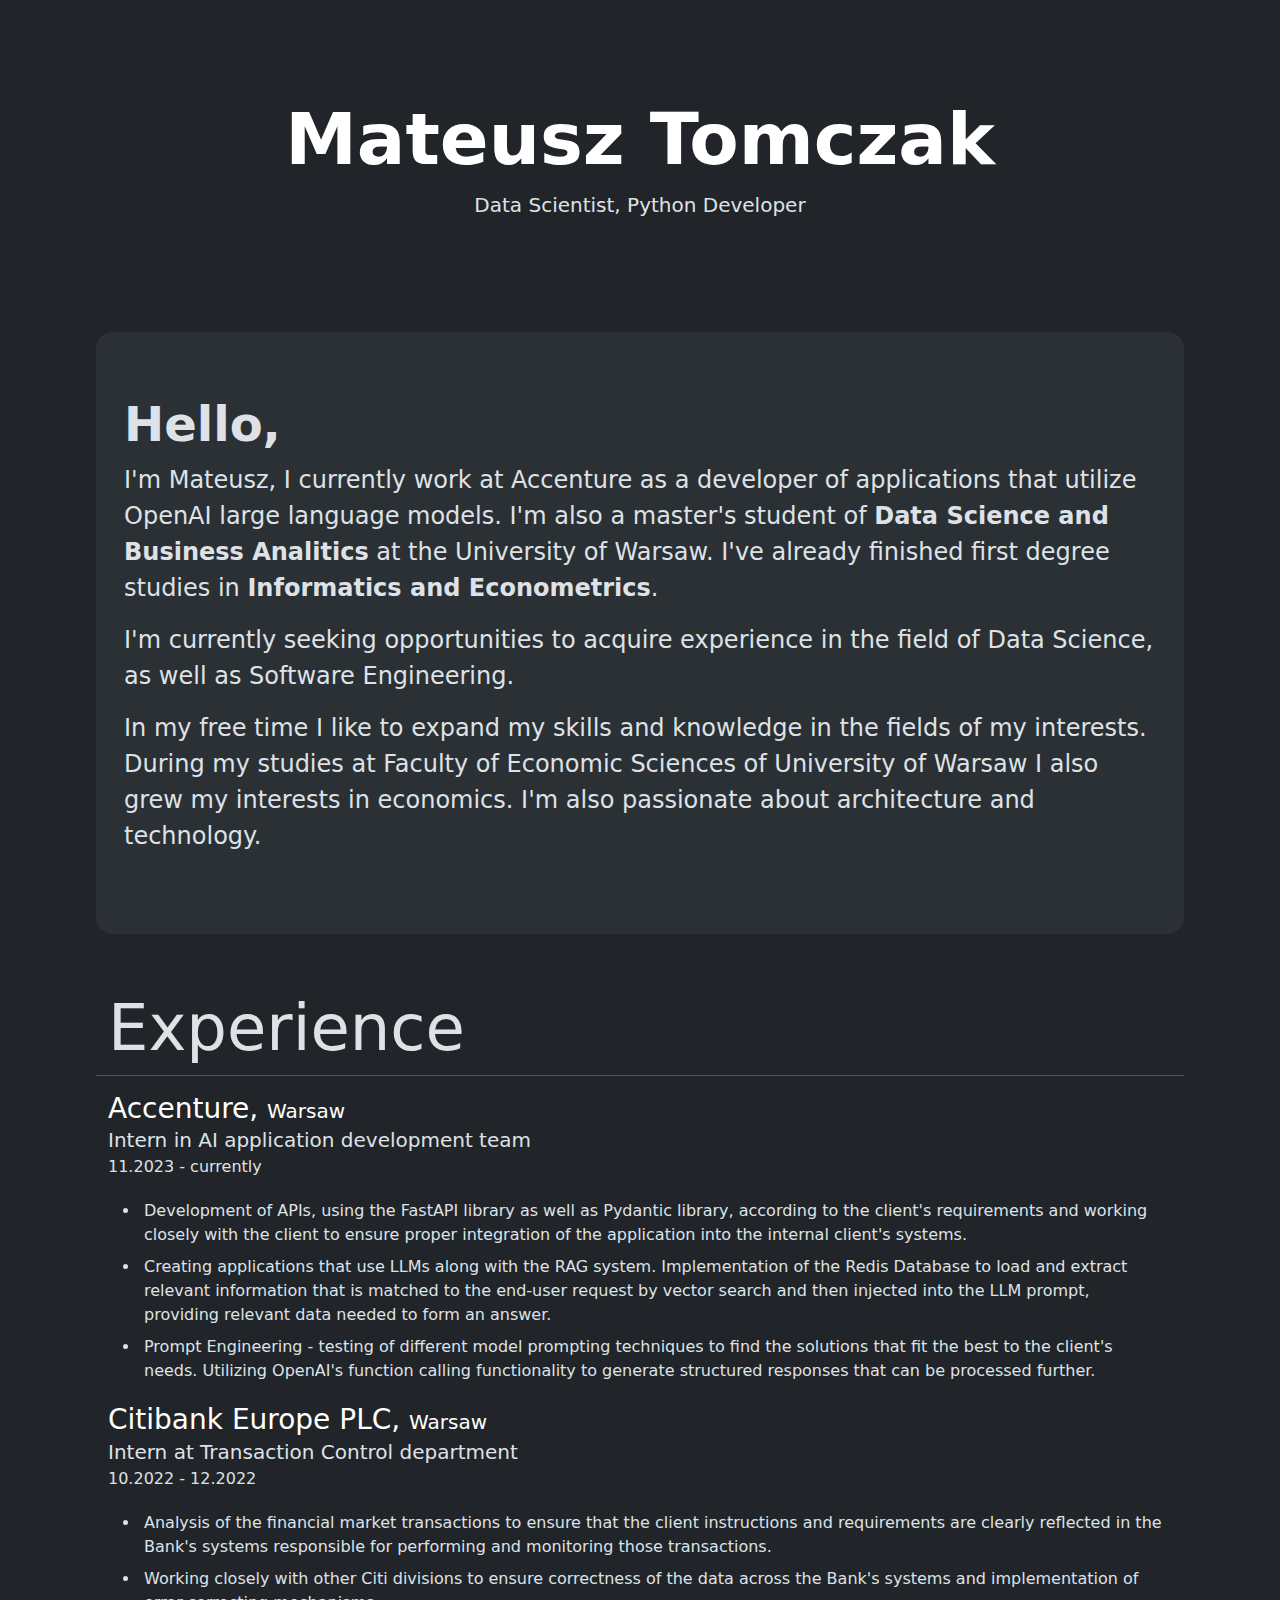
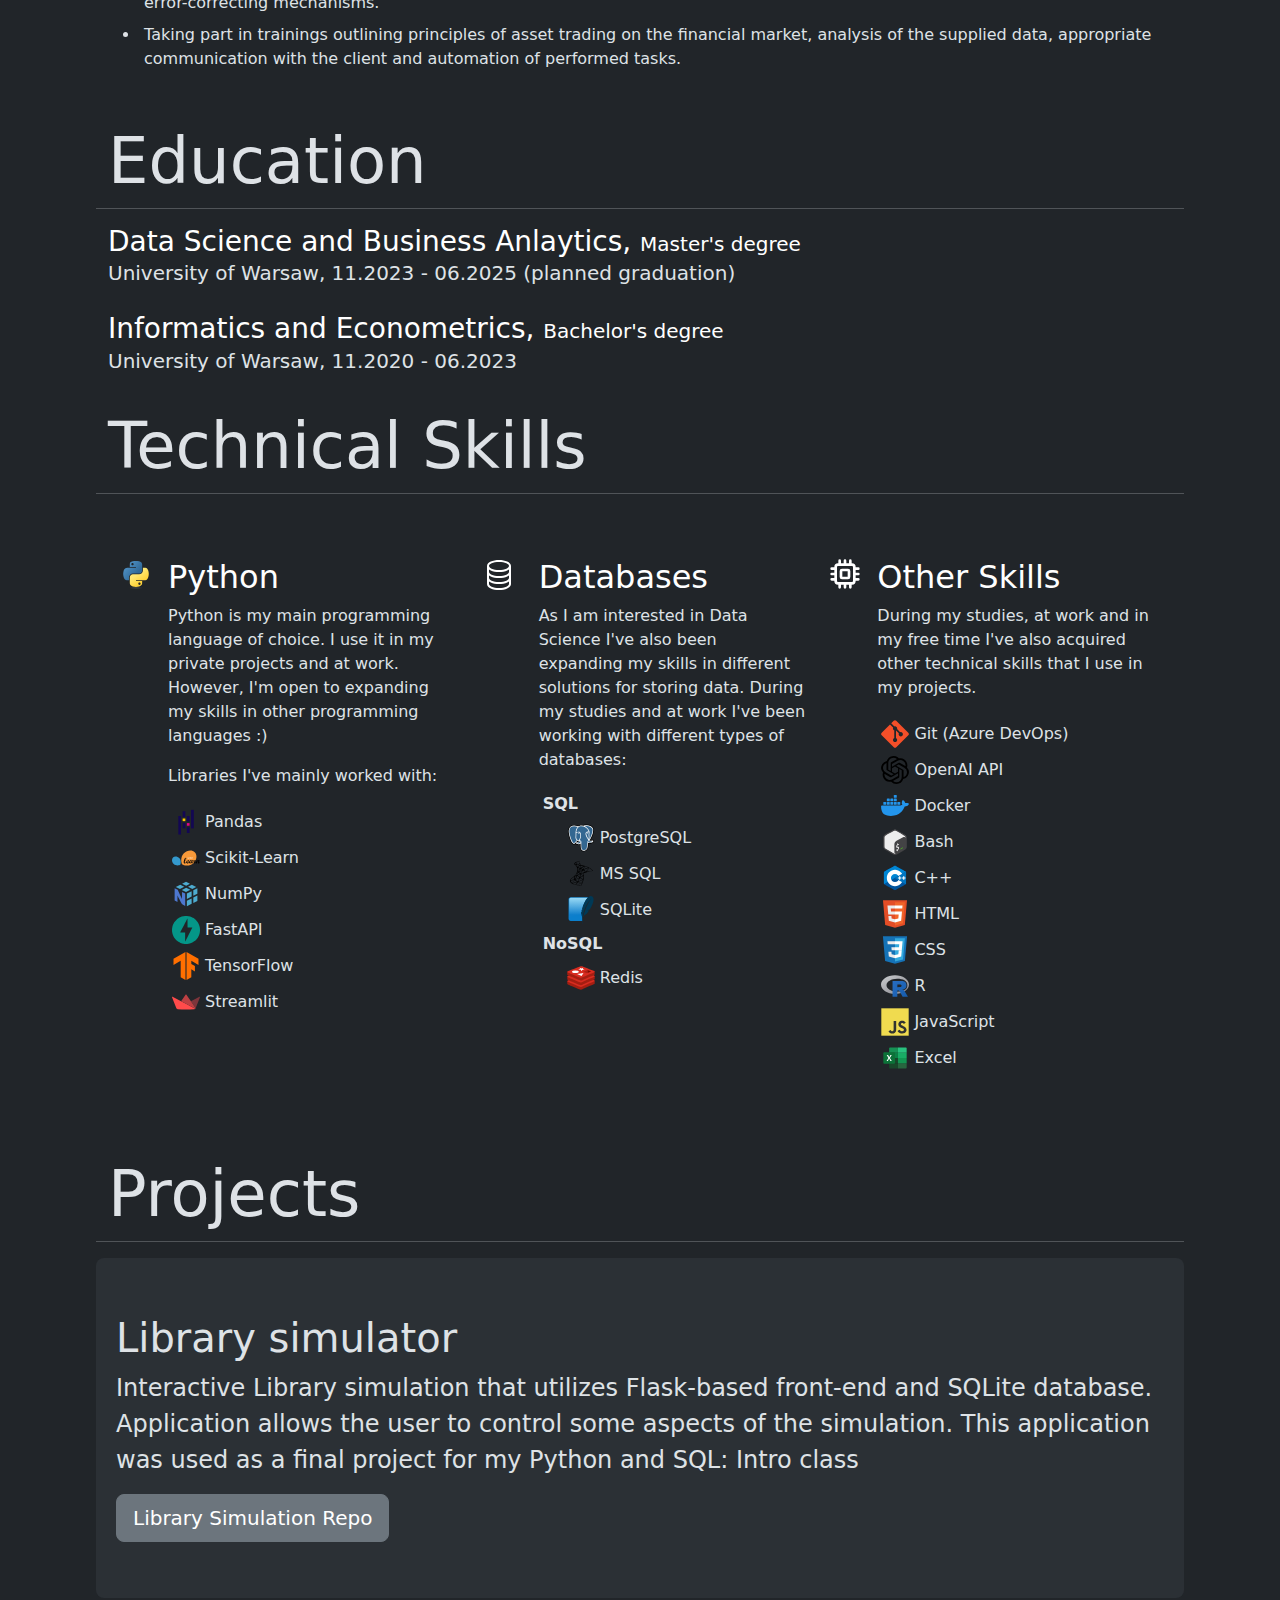
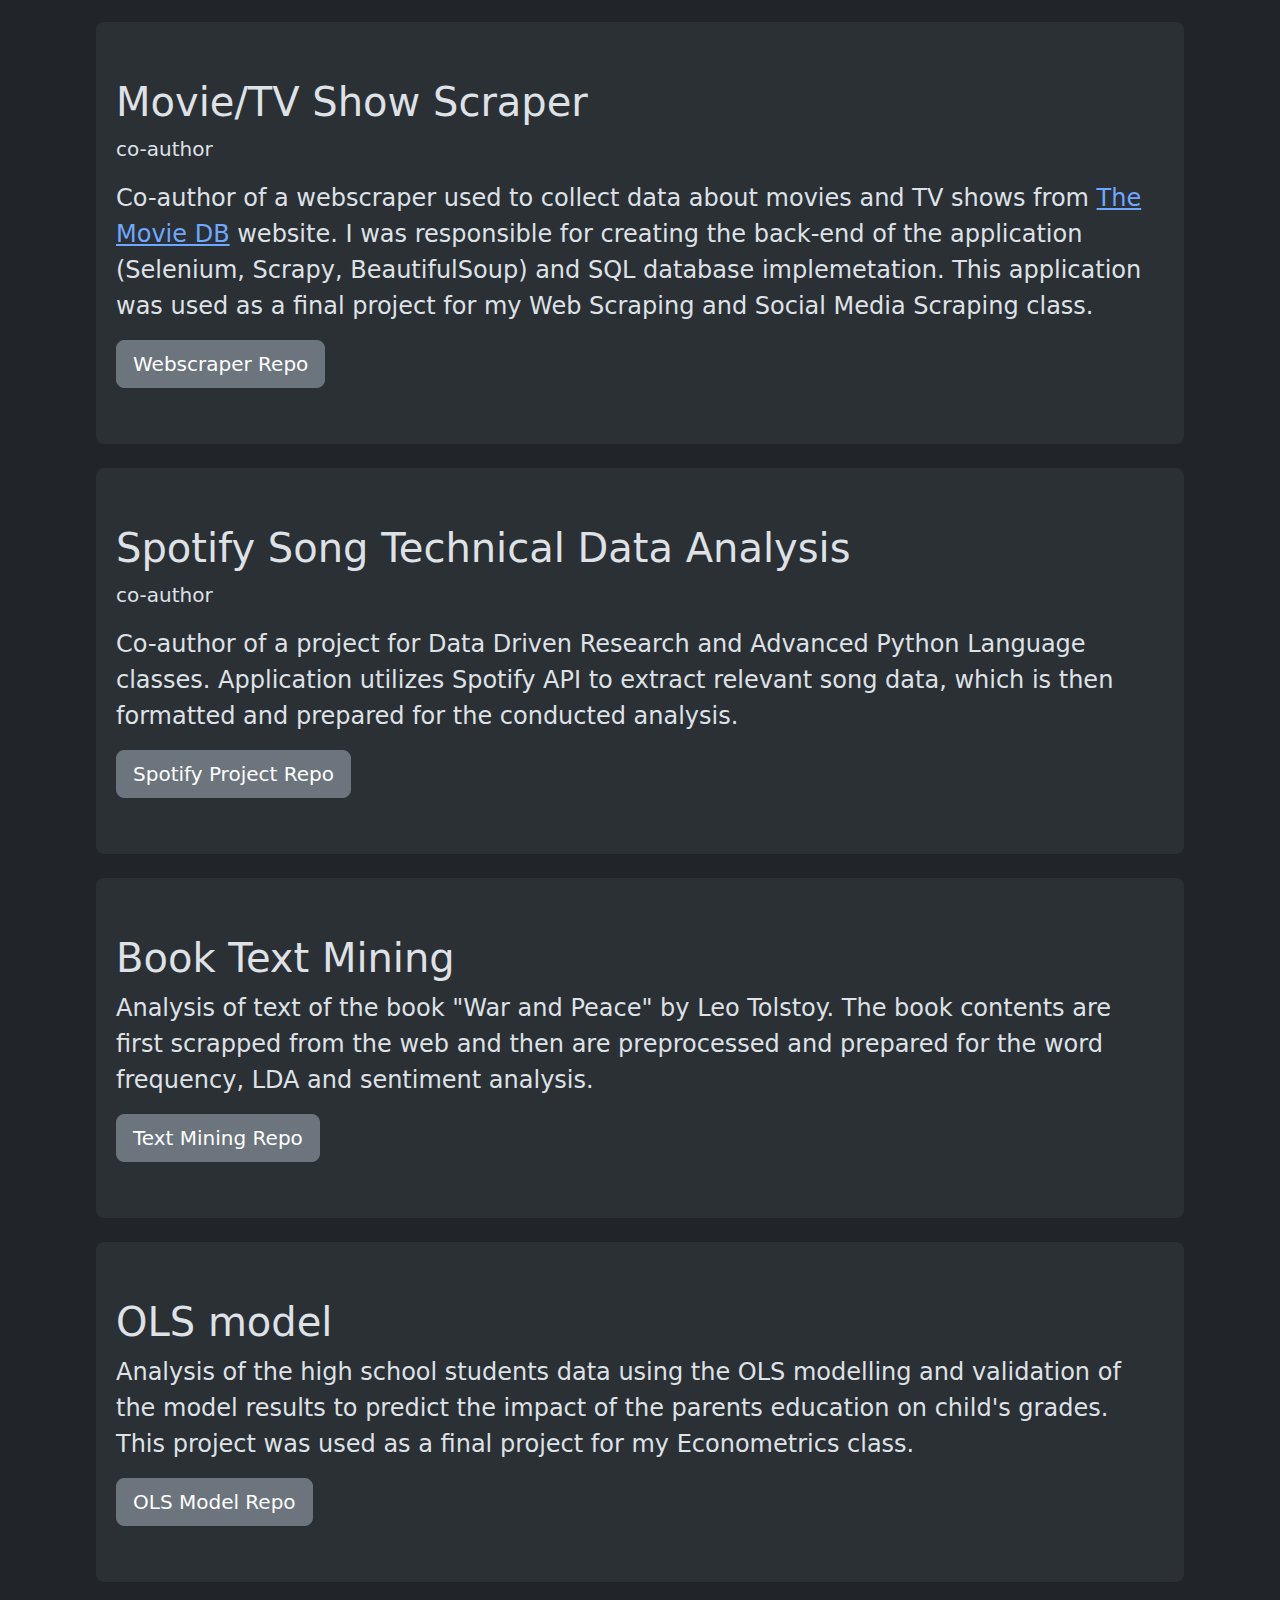
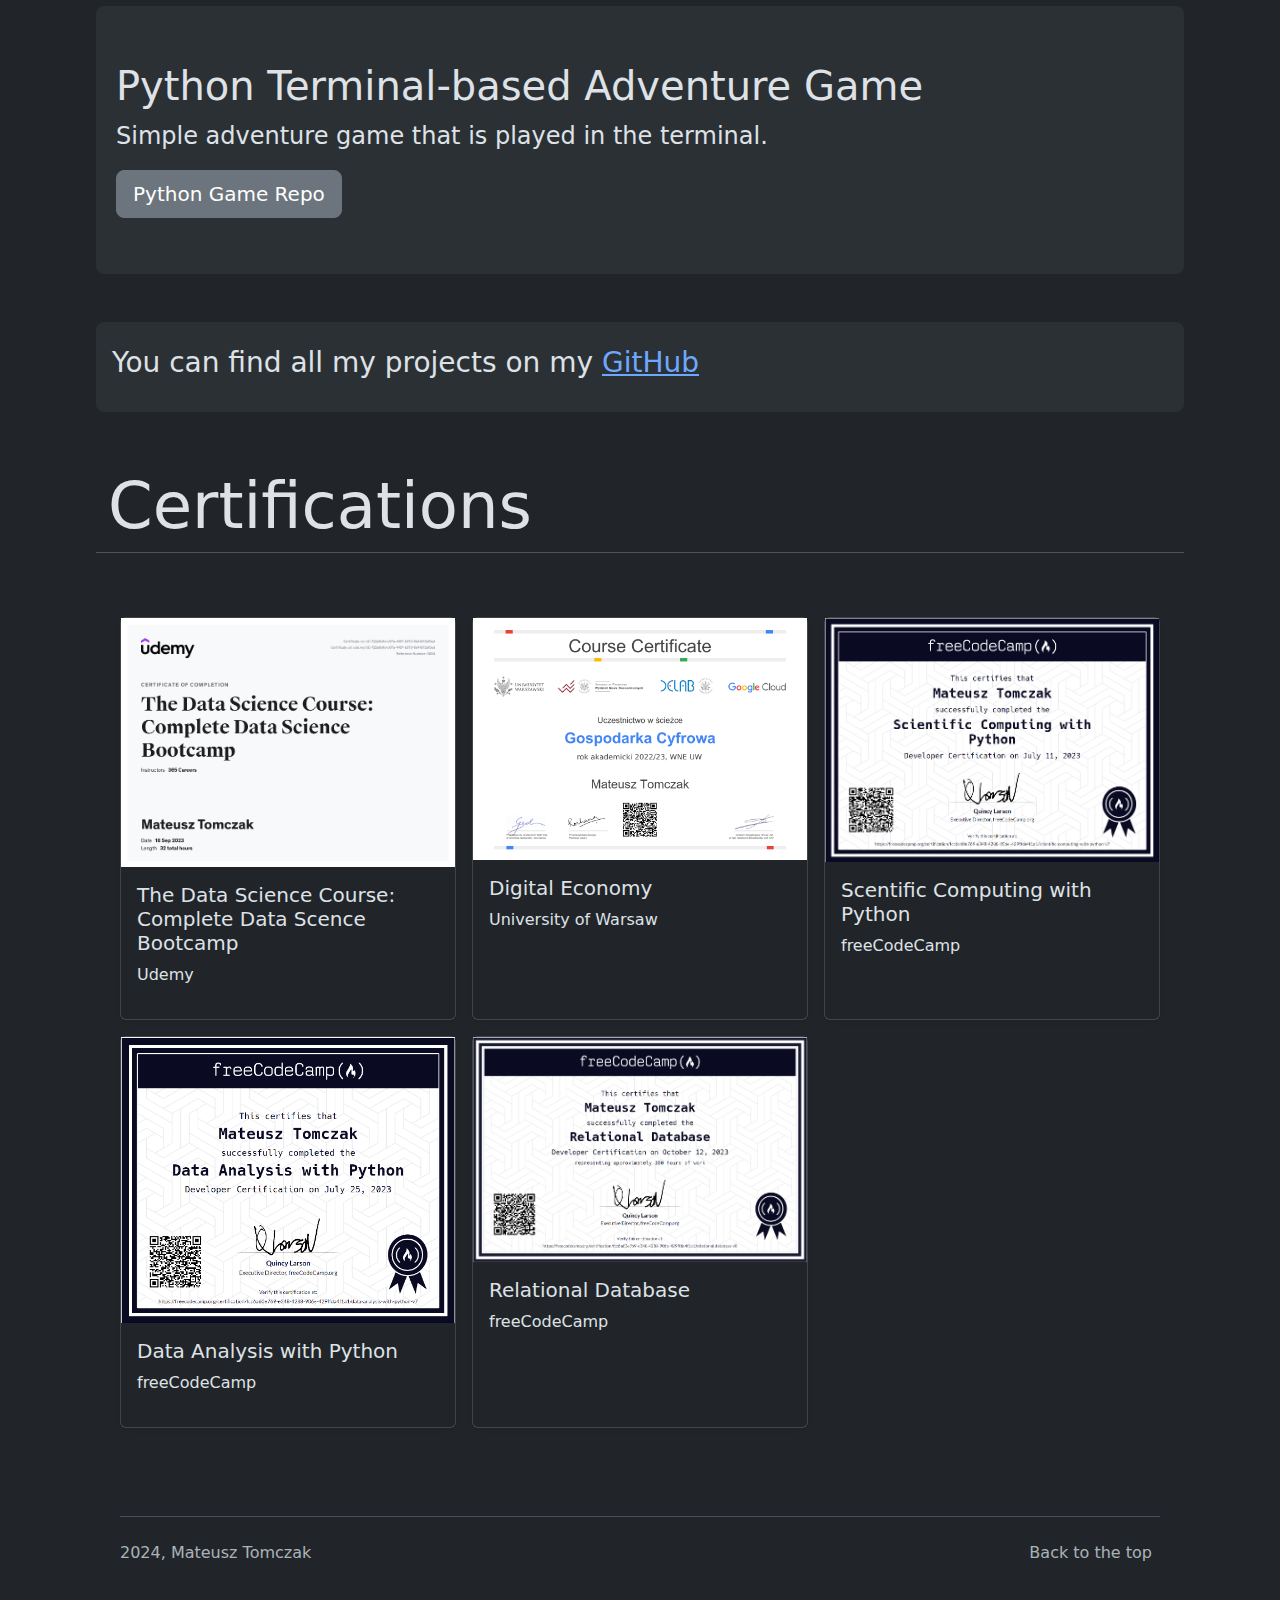
<file: index.html>
<!DOCTYPE html>
<html lang="en" data-bs-theme="dark">
<head>
    <meta charset="UTF-8" />
    <meta name="viewport" content="width=device-width, initial-scale=1.0" />
    <link href="https://cdn.jsdelivr.net/npm/bootstrap@5.3.3/dist/css/bootstrap.min.css" rel="stylesheet" integrity="sha384-QWTKZyjpPEjISv5WaRU9OFeRpok6YctnYmDr5pNlyT2bRjXh0JMhjY6hW+ALEwIH" crossorigin="anonymous">
</head>
<body class="px-5 mx-5">
<div class="container">
    <div class="px-5 py-5 my-5 text-center" id="hero">
        <h1 class="display-2 fw-bold text-body-emphasis title-name">Mateusz Tomczak</h1>
        <div class="col-lg-6 mx-auto">
            <p class="lead">Data Scientist, Python Developer</p>
        </div>
    </div>
    <div class="row pb-3">

        <div class="p-3 mb-4 bg-body-tertiary rounded-4">
            <div class="container-fluid py-5">
                <h1 class="display-5 fw-bold">Hello, </h1>
                <p class="col-md- fs-4">I'm Mateusz, I currently work at Accenture as a developer of applications that utilize OpenAI large language models.
                    I'm also a master's student of <b>Data Science and Business Analitics</b> at the University of Warsaw.
                    I've already finished first degree studies in <b>Informatics and Econometrics</b>.
                </p>
                <p class="col-md- fs-4">
                    I'm currently seeking opportunities to acquire experience in the field of Data Science, as well as Software Engineering.
                </p>
                <p class="col-md- fs-4">
                    In my free time I like to expand my skills and knowledge in the fields of my interests. During my studies at Faculty of
                    Economic Sciences of University of Warsaw I also grew my interests in economics. I'm also passionate about
                    architecture and technology.
                </p>
            </div>
        </div>

    </div>
    <div class="row pb-3">
        <h1 class="display-3 mt-3">Experience</h1>
        <hr>
        <div>
            <p class="h3 text-body-emphasis mb-0">Accenture, <span class="lead">Warsaw</span></p>
            <p class="lead mb-0">Intern in AI application development team</p>
            <p>11.2023 - currently</p>
            <ul>
                <li class="p-1">
                    Development of APIs, using the FastAPI library as well as Pydantic library, according to the client's requirements
                    and working closely with the client to ensure proper integration of the application into the internal client's systems.
                </li>
                <li class="p-1">
                    Creating applications that use LLMs along with the RAG system. Implementation of the Redis Database to
                    load and extract relevant information that is matched to the end-user request by vector search and then injected into the
                    LLM prompt, providing relevant data needed to form an answer.
                </li>
                <li class="p-1">
                    Prompt Engineering - testing of different model prompting techniques to find the solutions that fit the best to the client's needs.
                    Utilizing OpenAI's function calling functionality to generate structured responses that can be processed further.
                </li>
            </ul>
        </div>
        <div>
            <p class="h3 text-body-emphasis mb-0">Citibank Europe PLC, <span class="lead">Warsaw</span></p>
            <p class="lead mb-0">Intern at Transaction Control department</p>
            <p>10.2022 - 12.2022</p>
            <ul>
                <li class="p-1">
                    Analysis of the financial market transactions to ensure that the client instructions and requirements are clearly
                    reflected in the Bank's systems responsible for performing and monitoring those transactions.
                </li>
                <li class="p-1">
                    Working closely with other Citi divisions to ensure correctness of the data across the Bank's systems and implementation
                    of error-correcting mechanisms.
                </li>
                <li class="p-1">
                    Taking part in trainings outlining principles of asset trading on the financial market, analysis of the
                    supplied data, appropriate communication with the client and automation of performed tasks.
                </li>
            </ul>
        </div>
    </div>
    <div class="row pb-3">
        <h1 class="display-3 mt-3">Education</h1>
        <hr>
        <div>
            <p class="h3 text-body-emphasis mb-0">Data Science and Business Anlaytics, <span class="lead">Master's degree</span></p>
            <p class="lead mb-0">University of Warsaw, 11.2023 - 06.2025 (planned graduation)</p>
        </div>

        <div class="mt-4">
            <p class="h3 text-body-emphasis mb-0">Informatics and Econometrics, <span class="lead">Bachelor's degree</span></p>
            <p class="lead mb-0">University of Warsaw, 11.2020 - 06.2023</p>
        </div>
    </div>
    <div class="row pb-3">
        <h1 class="display-3 mt-3">Technical Skills</h1>
        <hr>
        <div class="container px-4 py-5" id="hanging-icons">
            <div class="row g-4 row-cols-1 row-cols-lg-3">
                <div class="col d-flex align-items-start">
                    <div class="icon-square text-body-emphasis d-inline-flex align-items-center justify-content-center fs-4 flex-shrink-0 me-3">
                        <svg width="32" height="32" xmlns="http://www.w3.org/2000/svg" viewBox="0 0 128 128"><linearGradient id="python-original-a" gradientUnits="userSpaceOnUse" x1="70.252" y1="1237.476" x2="170.659" y2="1151.089" gradientTransform="matrix(.563 0 0 -.568 -29.215 707.817)"><stop offset="0" stop-color="#5A9FD4"/><stop offset="1" stop-color="#306998"/></linearGradient><linearGradient id="python-original-b" gradientUnits="userSpaceOnUse" x1="209.474" y1="1098.811" x2="173.62" y2="1149.537" gradientTransform="matrix(.563 0 0 -.568 -29.215 707.817)"><stop offset="0" stop-color="#FFD43B"/><stop offset="1" stop-color="#FFE873"/></linearGradient><path fill="url(#python-original-a)" d="M63.391 1.988c-4.222.02-8.252.379-11.8 1.007-10.45 1.846-12.346 5.71-12.346 12.837v9.411h24.693v3.137H29.977c-7.176 0-13.46 4.313-15.426 12.521-2.268 9.405-2.368 15.275 0 25.096 1.755 7.311 5.947 12.519 13.124 12.519h8.491V67.234c0-8.151 7.051-15.34 15.426-15.34h24.665c6.866 0 12.346-5.654 12.346-12.548V15.833c0-6.693-5.646-11.72-12.346-12.837-4.244-.706-8.645-1.027-12.866-1.008zM50.037 9.557c2.55 0 4.634 2.117 4.634 4.721 0 2.593-2.083 4.69-4.634 4.69-2.56 0-4.633-2.097-4.633-4.69-.001-2.604 2.073-4.721 4.633-4.721z" transform="translate(0 10.26)"/><path fill="url(#python-original-b)" d="M91.682 28.38v10.966c0 8.5-7.208 15.655-15.426 15.655H51.591c-6.756 0-12.346 5.783-12.346 12.549v23.515c0 6.691 5.818 10.628 12.346 12.547 7.816 2.297 15.312 2.713 24.665 0 6.216-1.801 12.346-5.423 12.346-12.547v-9.412H63.938v-3.138h37.012c7.176 0 9.852-5.005 12.348-12.519 2.578-7.735 2.467-15.174 0-25.096-1.774-7.145-5.161-12.521-12.348-12.521h-9.268zM77.809 87.927c2.561 0 4.634 2.097 4.634 4.692 0 2.602-2.074 4.719-4.634 4.719-2.55 0-4.633-2.117-4.633-4.719 0-2.595 2.083-4.692 4.633-4.692z" transform="translate(0 10.26)"/><radialGradient id="python-original-c" cx="1825.678" cy="444.45" r="26.743" gradientTransform="matrix(0 -.24 -1.055 0 532.979 557.576)" gradientUnits="userSpaceOnUse"><stop offset="0" stop-color="#B8B8B8" stop-opacity=".498"/><stop offset="1" stop-color="#7F7F7F" stop-opacity="0"/></radialGradient><path opacity=".444" fill="url(#python-original-c)" d="M97.309 119.597c0 3.543-14.816 6.416-33.091 6.416-18.276 0-33.092-2.873-33.092-6.416 0-3.544 14.815-6.417 33.092-6.417 18.275 0 33.091 2.872 33.091 6.417z"/></svg>
                    </div>
                    <div>
                        <h3 class="fs-2 text-body-emphasis">Python</h3>
                        <p>Python is my main programming language of choice. I use it in my private projects and at work. However, I'm open to expanding my skills in other programming languages :)</p>
                        <p>
                            Libraries I've mainly worked with:
                        <ul class="nav nav-pills flex-column">
                            <li class="p-1">
                                <svg height="28" width="28" xmlns="http://www.w3.org/2000/svg" viewBox="0 0 128 128"><path style="-inkscape-stroke:none" d="M48.697 15.176h12.25v25.437h-12.25zm0 52.251h12.25v25.436h-12.25z" color="#000" fill="#130754"/><path style="-inkscape-stroke:none" d="M48.697 48.037h12.25v12.001h-12.25z" color="#000" fill="#ffca00"/><path style="-inkscape-stroke:none" d="M29.017 36.087h12.25v84.552h-12.25zM67.97 88.414h12.25v25.436H67.97zm0-52.297h12.25v25.437H67.97z" color="#000" fill="#130754"/><path style="-inkscape-stroke:none" d="M67.97 68.983h12.25v12.001H67.97z" color="#000" fill="#e70488"/><path style="-inkscape-stroke:none" d="M87.238 8.55h12.25v84.552h-12.25z" color="#000" fill="#130754"/></svg>
                                Pandas
                            </li>
                            <li class="p-1">
                                <svg height="28" width="28" xmlns="http://www.w3.org/2000/svg" viewBox="0 0 128 128"><path fill="#f89939" d="M98.18 88.13c15.63-15.62 18.23-38.36 5.8-50.78-12.43-12.42-35.17-9.82-50.8 5.8-15.63 15.62-11.11 45.48-5.8 50.78 4.29 4.29 35.17 9.82 50.8-5.8Z"/><path fill="#3499cd" d="M34.04 65.56c-9.07-9.06-22.27-10.57-29.48-3.37-7.21 7.21-5.7 20.4 3.37 29.46 9.07 9.07 26.4 6.44 29.48 3.37 2.49-2.49 5.71-20.4-3.37-29.46Z"/><path fill="#010101" d="M123.82 85.68c-.58 0-.87-.35-.87-1.06 0-.53.35-1.69 1.04-3.46 1.01-2.59 1.52-4.45 1.52-5.58 0-.68-.2-1.25-.6-1.7-.4-.45-.9-.68-1.5-.68-.88 0-1.89.41-3.03 1.24-1.14.83-2.67 2.32-4.6 4.48.28-1.4.88-3.32 1.78-5.76l-4.31.83c-.98 2.12-1.69 4.03-2.13 5.73-.22.83-.38 1.69-.49 2.56-1.35 1.31-2.23 2.1-2.61 2.39-.39.29-.8.43-1.22.43-.39 0-.7-.15-.93-.44-.23-.29-.34-.69-.34-1.18 0-.53.1-1.14.3-1.83s.64-1.99 1.33-3.9l1.64-4.52-1.61.07c-1.46 2.78-3.17 4.28-5.13 4.49.53-1.38.8-2.44.8-3.18 0-.94-.46-1.41-1.38-1.41-1.09 0-1.94.51-2.55 1.54-.62 1.03-.93 2-.93 2.91s.51 1.55 1.52 2c-.66.97-1.4 1.88-2.2 2.74-.95.94-1.69 1.66-2.23 2.13-.55.49-1.06.73-1.52.73-.72 0-1.08-.51-1.08-1.52s.4-2.75 1.2-5.35l1.56-5.18h-.99l-3.61 2c-.59-1.35-1.62-2.03-3.09-2.03-1.17 0-2.51.5-4.03 1.49-1.52.99-2.77 2.28-3.74 3.89-.75 1.24-1.21 2.54-1.38 3.88-1.36 1.36-2.38 2.24-3.06 2.65-.71.42-1.45.63-2.23.63-1.99 0-3.22-1.15-3.69-3.45 5.19-1.52 7.78-3.5 7.78-5.94 0-.92-.33-1.66-.99-2.23-.66-.57-1.54-.85-2.63-.85-2.11 0-4.03 1.01-5.76 3.03-1.57 1.83-2.42 3.86-2.57 6.09-1.43 1.41-2.51 2.34-3.21 2.79-.72.46-1.4.69-2.03.69s-1.13-.3-1.5-.9c-.38-.6-.57-1.41-.57-2.44 0-.46.05-1.3.14-2.53 2.36-2.56 4.09-4.96 5.2-7.21 1.11-2.25 1.66-4.58 1.66-6.98 0-.85-.11-1.52-.33-2.02-.22-.5-.5-.75-.84-.75-.07 0-.18.02-.32.07l-4.49 1.66c-1.53 2.92-2.84 6.11-3.91 9.58-1.07 3.46-1.61 6.43-1.61 8.9 0 1.65.38 2.96 1.16 3.94.77.98 1.79 1.47 3.05 1.47 1.1 0 2.25-.35 3.46-1.05 1.21-.7 2.61-1.79 4.22-3.26s0-.02 0-.02c.19 1.11.65 2.04 1.37 2.8.99 1.02 2.28 1.54 3.88 1.54 1.44 0 2.75-.35 3.94-1.05 1.15-.67 2.44-1.72 3.88-3.11.12 1.04.46 1.94 1.03 2.71.73.97 1.61 1.46 2.64 1.46s2.09-.4 3.09-1.2c1-.8 2.08-2.05 3.26-3.73-.11 3.29.77 4.93 2.63 4.93.74 0 1.52-.27 2.33-.81s2.16-1.71 4.05-3.5c1.64-1.62 2.84-3.14 3.61-4.56 1.04-.18 1.99-.49 2.86-.94-1.78 2.79-2.67 5.02-2.67 6.68 0 .9.25 1.65.74 2.25.49.6 1.1.91 1.82.91 1.57 0 3.8-1.41 6.68-4.2 0 .22-.02.43-.02.65 0 .78.07 1.96.19 3.55l3.91-.92c0-1.06.02-1.9.05-2.53.06-.84.18-1.76.35-2.76.11-.59.38-1.15.81-1.68l.99-1.15c.36-.42.71-.8 1.02-1.13.37-.39.7-.72.99-.99.33-.29.62-.53.87-.69.27-.16.49-.25.65-.25.29 0 .44.19.44.57s-.28 1.26-.83 2.65c-1.04 2.59-1.56 4.52-1.56 5.78 0 .93.24 1.67.73 2.23.48.55 1.12.83 1.91.83 1.94 0 4.28-1.44 7-4.31V82.3c-1.93 2.27-3.32 3.41-4.18 3.41Zm-65.26-8.29c.8-3.91 1.62-6.94 2.45-9.11.83-2.17 1.47-3.26 1.9-3.26.2 0 .37.13.5.4.13.26.19.62.19 1.05 0 1.49-.46 3.26-1.4 5.33-.93 2.06-2.15 3.93-3.64 5.59Zm11.79-.98c.71-1.19 1.45-1.78 2.23-1.78.82 0 1.24.57 1.24 1.7 0 2.29-1.51 3.85-4.53 4.7 0-1.9.35-3.44 1.06-4.62Zm17.48 5.85c-1.04 2.01-2.16 3.01-3.33 3.01-.48 0-.88-.2-1.19-.59-.31-.39-.47-.91-.47-1.55 0-1.68.53-3.53 1.58-5.53 1.05-2 2.17-3 3.35-3 .49 0 .89.18 1.18.56.29.37.44.89.44 1.55 0 1.7-.52 3.55-1.56 5.56Z"/><path fill="#fff" d="M75.46 64.88c.15.21.22.48.22.8s-.09.61-.27.88-.44.49-.79.64c-.34.15-.73.23-1.16.23-.72 0-1.26-.15-1.64-.45s-.62-.74-.72-1.33l.93-.15c.05.37.2.66.43.85.24.2.57.3 1 .3s.75-.09.96-.26c.21-.17.31-.38.31-.62 0-.21-.09-.38-.28-.5-.13-.08-.45-.19-.96-.32-.69-.17-1.16-.32-1.43-.45s-.47-.3-.6-.53-.21-.47-.21-.74c0-.25.06-.47.17-.68.11-.21.27-.38.46-.52.15-.11.34-.2.59-.27.25-.07.52-.11.81-.11.43 0 .81.06 1.14.19.33.12.57.29.73.51.16.21.26.5.32.86l-.92.12c-.04-.28-.16-.51-.36-.67-.2-.16-.48-.24-.85-.24-.43 0-.74.07-.92.21-.18.14-.28.31-.28.5 0 .12.04.23.11.33.08.1.2.18.36.25.09.03.37.11.83.24.66.18 1.12.32 1.39.43.26.11.47.28.62.49Zm4.47 1.44c-.25.23-.55.34-.92.34-.46 0-.83-.17-1.11-.5s-.43-.88-.43-1.62.15-1.27.44-1.6.68-.51 1.15-.51c.31 0 .58.09.8.28.22.19.37.47.46.84l.91-.14c-.11-.56-.35-.99-.73-1.29-.38-.3-.87-.45-1.47-.45-.48 0-.91.11-1.32.34-.4.22-.71.56-.9 1.01-.2.45-.3.97-.3 1.57 0 .92.23 1.63.69 2.12.46.49 1.07.74 1.82.74.6 0 1.11-.18 1.53-.54.41-.36.67-.86.77-1.49l-.92-.12c-.07.47-.22.81-.47 1.04Zm2.19.98h.94v-5.52h-.94v5.52Zm0-6.55h.94v-1.08h-.94v1.08Zm6.73 1.02h-1.21l-2.22 2.25v-4.35h-.94v7.62h.94V65.1l.66-.63 1.83 2.82h1.16l-2.33-3.47 2.11-2.05Zm.96-1.02h.94v-1.08h-.94v1.08Zm0 6.55h.94v-5.52h-.94v5.52Zm4.41-.84c-.17.02-.31.04-.41.04-.14 0-.25-.02-.32-.07s-.13-.11-.16-.18c-.03-.08-.05-.25-.05-.51v-3.23h.94v-.73h-.94v-1.93l-.93.56v1.37h-.69v.73h.69v3.18c0 .56.04.93.11 1.1.08.18.21.32.39.42.19.11.45.16.79.16.21 0 .44-.03.71-.08l-.14-.83Z"/></svg>
                                Scikit-Learn
                            </li>
                            <li class="p-1">
                                <svg height="28" width="28" viewBox="0 0 32 32" xmlns="http://www.w3.org/2000/svg" fill="#000000"><g id="SVGRepo_bgCarrier" stroke-width="0"></g><g id="SVGRepo_tracerCarrier" stroke-linecap="round" stroke-linejoin="round"></g><g id="SVGRepo_iconCarrier"><title>file_type_numpy</title><polygon points="14.048 7.689 9.405 5.327 4.309 7.89 9.078 10.303 14.048 7.689" style="fill:#4dabcf"></polygon><polygon points="16.177 8.771 21.045 11.247 15.994 13.803 11.218 11.386 16.177 8.771" style="fill:#4dabcf"></polygon><polygon points="22.678 5.363 27.679 7.89 23.207 10.153 18.328 7.674 22.678 5.363" style="fill:#4dabcf"></polygon><polygon points="20.526 4.274 16.023 2 11.57 4.239 16.209 6.597 20.526 4.274" style="fill:#4dabcf"></polygon><polygon points="17.006 23.809 17.006 30 22.46 27.258 22.454 21.064 17.006 23.809" style="fill:#4dabcf"></polygon><polygon points="22.452 18.903 22.446 12.774 17.006 15.499 17.006 21.63 22.452 18.903" style="fill:#4dabcf"></polygon><polygon points="29 17.754 29 23.969 24.348 26.308 24.345 20.122 29 17.754" style="fill:#4dabcf"></polygon><polygon points="29 15.581 29 9.491 24.339 11.826 24.343 17.967 29 15.581" style="fill:#4dabcf"></polygon><path d="M15.08,15.5l-3.674-1.861v8.045S6.913,12.05,6.5,11.185a.9.9,0,0,0-.331-.264C5.361,10.5,3,9.29,3,9.29V23.5L6.266,25.26V17.832s4.445,8.607,4.49,8.7a4.026,4.026,0,0,0,.968,1.32c.635.423,3.357,2.073,3.357,2.073Z" style="fill:#4d77cf"></path></g></svg>
                                NumPy
                            </li>
                            <li class="p-1">
                                <svg height="28" width="28" xmlns="http://www.w3.org/2000/svg" viewBox="0 0 128 128"><path d="M56.813 127.586c-1.903-.227-3.899-.52-4.434-.652a48.078 48.078 0 00-2.375-.5 36.042 36.042 0 01-2.703-.633c-4.145-1.188-4.442-1.285-7.567-2.563-2.875-1.172-8.172-3.91-9.984-5.156-.496-.344-.96-.621-1.031-.621-.07 0-1.23-.816-2.578-1.813-8.57-6.343-15.004-14.043-19.653-23.527-.8-1.629-1.453-3.074-1.453-3.21 0-.134-.144-.505-.32-.817-.363-.649-.88-2.047-1.297-3.492a20.047 20.047 0 00-.625-1.813c-.195-.46-.352-1.02-.352-1.246 0-.227-.195-.965-.433-1.645-.238-.675-.43-1.472-.43-1.77 0-.296-.187-1.32-.418-2.276C.598 73.492 0 67.379 0 63.953c0-3.422.598-9.535 1.16-11.894.23-.957.418-2 .418-2.32 0-.321.145-.95.32-1.4.18-.448.41-1.253.516-1.788.11-.535.36-1.457.563-2.055l.59-1.726c.433-1.293.835-2.387 1.027-2.813.11-.238.539-1.21.957-2.16.676-1.535 2.125-4.43 2.972-5.945.309-.555.426-.739 2.098-3.352 2.649-4.148 7.176-9.309 11.39-12.988 1.485-1.297 6.446-5.063 6.669-5.063.062 0 .53-.281 1.043-.625 1.347-.902 2.668-1.668 4.39-2.531a53.06 53.06 0 001.836-.953c.285-.164.82-.41 3.567-1.64.605-.27 1.257-.516 3.136-1.173.414-.144 1.246-.449 1.84-.672.598-.222 1.301-.406 1.563-.406.258 0 .937-.18 1.508-.402.57-.223 1.605-.477 2.304-.563.696-.082 1.621-.277 2.055-.43.43-.148 1.61-.34 2.621-.425a72.572 72.572 0 003.941-.465c2.688-.394 8.532-.394 11.192 0a75.02 75.02 0 003.781.445c.953.079 2.168.278 2.703.442.535.16 1.461.36 2.055.433.594.079 1.594.325 2.222.551.63.23 1.344.414 1.59.414s.754.137 1.125.309c.375.168 1.168.449 1.766.625.594.18 1.613.535 2.27.797.652.261 1.527.605 1.945.761.77.29 6.46 3.137 7.234 3.622 6.281 3.917 9.512 6.476 13.856 10.964 5.238 5.414 8.715 10.57 12.254 18.16.25.536.632 1.329.851 1.758.215.434.395.942.395 1.13 0 .19.18.76.402 1.269.602 1.383 1.117 2.957 1.36 4.16.12.59.343 1.32.495 1.621.153.3.332 1.063.403 1.688.07.624.277 1.648.453 2.269 1.02 3.531 1.527 13.934.91 18.535-.183 1.367-.39 3.02-.46 3.672-.118 1.117-.708 4.004-1.212 5.945l-.52 2.055c-.98 3.957-3.402 9.594-6.359 14.809-1.172 2.07-5.101 7.668-5.843 8.324-.067.058-.399.45-.735.863-.336.418-1.414 1.586-2.39 2.594-4.301 4.441-7.77 7.187-13.86 10.969-.722.449-6.847 3.441-7.992 3.906-.594.238-1.586.64-2.203.89-.613.247-1.297.454-1.512.458-.215.003-.781.195-1.258.425-.476.23-1.082.422-1.351.426-.266.004-1.043.192-1.727.418-.683.23-1.633.477-2.11.55-.476.075-1.495.278-2.269.45-.773.172-3.11.508-5.187.746a59.06 59.06 0 01-13.945-.031zm4.703-12.5c.3-.234.609-.7.691-1.027.18-.723 29.234-58.97 29.781-59.7.461-.617.504-1.605.082-1.953-.222-.187-3.004-.246-10.43-.234-5.57.012-10.253.016-10.406.012-.226-.008-.273-3.73-.25-19.672.016-10.817-.035-19.766-.113-19.89-.078-.126-.383-.227-.68-.227-.418 0-.613.18-.87.808-.485 1.168-1.825 3.82-8.348 16.485a3554.569 3554.569 0 00-4.055 7.89c-1.156 2.262-2.98 5.813-4.047 7.89a8751.248 8751.248 0 00-8.598 16.759c-4.933 9.636-5.53 10.785-5.742 11.039-.41.496-.633 1.64-.402 2.07.21.394.629.41 11.043.394 5.953-.007 10.863.024 10.914.07.137.141.086 37.31-.055 38.196-.093.582-.031.89.235 1.156.46.461.586.457 1.25-.066zm0 0" fill="#049688"/></svg>
                                FastAPI
                            </li>
                            <li class="p-1">
                                <svg height="28" width="28" xmlns="http://www.w3.org/2000/svg" xmlns:xlink="http://www.w3.org/1999/xlink" viewBox="0 0 128 128"><path d="m61.55 128-21.84-12.68V40.55L6.81 59.56l.08-28.32L61.55 0zM66.46 0v128l21.84-12.68V79.31l16.49 9.53-.1-24.63-16.39-9.36v-14.3l32.89 19.01-.08-28.32z" fill="#ff6f00" /></svg>
                                TensorFlow
                            </li>
                            <li class="p-1">
                                <svg  height="28" width="28" viewBox="0 0 128 128"   xmlns="http://www.w3.org/2000/svg"   xmlns:svg="http://www.w3.org/2000/svg">  <path     d="M 63.992579,72.521325 41.553732,60.660321 2.6034211,40.074058 c -0.035557,-0.03555 -0.1066637,-0.03555 -0.1422174,-0.03555 -1.4221913,-0.675528 -2.87993927,0.746641 -2.3466152,2.168863 l 19.8466965,50.619383 0.0035,0.0109 c 0.02134,0.04994 0.03912,0.09944 0.06046,0.149334 0.814189,1.887956 2.591938,3.054 4.526143,3.512657 0.163538,0.03587 0.280527,0.06782 0.476917,0.107073 0.195451,0.04351 0.46881,0.10282 0.703471,0.120745 0.03912,0.0033 0.07467,0.0033 0.113789,0.0065 h 0.02846 c 0.02841,0.0044 0.05687,0.0044 0.08533,0.0076 h 0.03908 c 0.02491,0.0033 0.05333,0.0033 0.07824,0.0033 h 0.04621 c 0.02846,0.0044 0.05687,0.0044 0.08533,0.0044 v 0 c 25.135232,2.740415 50.493562,2.740415 75.628755,0 v 0 c 0.30207,0 0.59732,-0.0145 0.88147,-0.04263 0.0926,-0.0109 0.18133,-0.02137 0.27051,-0.03195 0.0107,-0.0044 0.0247,-0.0044 0.0354,-0.0076 0.0606,-0.0076 0.12074,-0.01788 0.18133,-0.02857 0.0887,-0.0109 0.17791,-0.02813 0.26666,-0.04612 0.17791,-0.03925 0.25855,-0.06738 0.50004,-0.1506 0.24106,-0.08276 0.64169,-0.22784 0.89214,-0.348585 0.25087,-0.120746 0.42452,-0.236792 0.63444,-0.368201 0.2594,-0.163837 0.50644,-0.331086 0.75689,-0.518812 0.10794,-0.08276 0.18175,-0.135683 0.25983,-0.210351 l -0.0427,-0.02475 z"     fill="#ff4b4b"     id="path14"     style="stroke-width:0.426657" />  <path     d="m 125.44606,40.07457 h -0.0354 L 86.445785,60.660834 108.10586,92.919776 127.90272,42.207855 v -0.07109 c 0.49791,-1.493346 -1.0308,-2.844391 -2.45668,-2.062205"     fill="#7d353b"     id="path16"     style="stroke-width:0.426657" />  <path     d="m 66.069117,30.286053 c -0.995816,-1.454191 -3.164512,-1.454191 -4.124488,0 L 41.553817,60.660572 63.992579,72.521761 106.51616,94.995458 c 0.26709,-0.261532 0.48127,-0.516249 0.7074,-0.785468 0.31999,-0.394664 0.61865,-0.817481 0.8819,-1.290639 L 86.445379,60.660572 Z"     fill="#bd4043"     id="path18"     style="stroke-width:0.426657" /></svg>
                                Streamlit
                            </li>
                        </ul>
                        </p>
                    </div>
                </div>
                <div class="col d-flex align-items-start">
                    <div class="icon-square text-body-emphasis d-inline-flex align-items-center justify-content-center fs-4 flex-shrink-0 me-3">
                        <!--!Font Awesome Free 6.6.0 by @fontawesome - https://fontawesome.com License - https://fontawesome.com/license/free Copyright 2024 Fonticons, Inc.-->
                        <svg xmlns="http://www.w3.org/2000/svg" width="32" height="32" fill="currentColor" class="bi bi-database mx-2" viewBox="0 0 16 16">
                            <path d="M4.318 2.687C5.234 2.271 6.536 2 8 2s2.766.27 3.682.687C12.644 3.125 13 3.627 13 4c0 .374-.356.875-1.318 1.313C10.766 5.729 9.464 6 8 6s-2.766-.27-3.682-.687C3.356 4.875 3 4.373 3 4c0-.374.356-.875 1.318-1.313M13 5.698V7c0 .374-.356.875-1.318 1.313C10.766 8.729 9.464 9 8 9s-2.766-.27-3.682-.687C3.356 7.875 3 7.373 3 7V5.698c.271.202.58.378.904.525C4.978 6.711 6.427 7 8 7s3.022-.289 4.096-.777A5 5 0 0 0 13 5.698M14 4c0-1.007-.875-1.755-1.904-2.223C11.022 1.289 9.573 1 8 1s-3.022.289-4.096.777C2.875 2.245 2 2.993 2 4v9c0 1.007.875 1.755 1.904 2.223C4.978 15.71 6.427 16 8 16s3.022-.289 4.096-.777C13.125 14.755 14 14.007 14 13zm-1 4.698V10c0 .374-.356.875-1.318 1.313C10.766 11.729 9.464 12 8 12s-2.766-.27-3.682-.687C3.356 10.875 3 10.373 3 10V8.698c.271.202.58.378.904.525C4.978 9.71 6.427 10 8 10s3.022-.289 4.096-.777A5 5 0 0 0 13 8.698m0 3V13c0 .374-.356.875-1.318 1.313C10.766 14.729 9.464 15 8 15s-2.766-.27-3.682-.687C3.356 13.875 3 13.373 3 13v-1.302c.271.202.58.378.904.525C4.978 12.71 6.427 13 8 13s3.022-.289 4.096-.777c.324-.147.633-.323.904-.525"/>
                        </svg>
                    </div>
                    <div>
                        <h3 class="fs-2 text-body-emphasis">Databases</h3>
                        <p>As I am interested in Data Science I've also been expanding my skills in different solutions for storing data. During my studies and at work I've been working with different types of databases:</p>
                        <ul class="nav nav-pills flex-column">
                            <li class="p-1"><b>SQL</b></li>
                            <ul class="nav nav-pills flex-column px-4">
                                <li class="p-1">
                                    <svg width="28" height="28" xmlns="http://www.w3.org/2000/svg" viewBox="0 0 128 128"><path d="M93.809 92.112c.785-6.533.55-7.492 5.416-6.433l1.235.108c3.742.17 8.637-.602 11.513-1.938 6.191-2.873 9.861-7.668 3.758-6.409-13.924 2.873-14.881-1.842-14.881-1.842 14.703-21.815 20.849-49.508 15.543-56.287-14.47-18.489-39.517-9.746-39.936-9.52l-.134.025c-2.751-.571-5.83-.912-9.289-.968-6.301-.104-11.082 1.652-14.709 4.402 0 0-44.683-18.409-42.604 23.151.442 8.841 12.672 66.898 27.26 49.362 5.332-6.412 10.484-11.834 10.484-11.834 2.558 1.699 5.622 2.567 8.834 2.255l.249-.212c-.078.796-.044 1.575.099 2.497-3.757 4.199-2.653 4.936-10.166 6.482-7.602 1.566-3.136 4.355-.221 5.084 3.535.884 11.712 2.136 17.238-5.598l-.22.882c1.474 1.18 1.375 8.477 1.583 13.69.209 5.214.558 10.079 1.621 12.948 1.063 2.868 2.317 10.256 12.191 8.14 8.252-1.764 14.561-4.309 15.136-27.985"/><path d="M75.458 125.256c-4.367 0-7.211-1.689-8.938-3.32-2.607-2.46-3.641-5.629-4.259-7.522l-.267-.79c-1.244-3.358-1.666-8.193-1.916-14.419-.038-.935-.064-1.898-.093-2.919-.021-.747-.047-1.684-.085-2.664a18.8 18.8 0 01-4.962 1.568c-3.079.526-6.389.356-9.84-.507-2.435-.609-4.965-1.871-6.407-3.82-4.203 3.681-8.212 3.182-10.396 2.453-3.853-1.285-7.301-4.896-10.542-11.037-2.309-4.375-4.542-10.075-6.638-16.943-3.65-11.96-5.969-24.557-6.175-28.693C4.292 23.698 7.777 14.44 15.296 9.129 27.157.751 45.128 5.678 51.68 7.915c4.402-2.653 9.581-3.944 15.433-3.851 3.143.051 6.136.327 8.916.823 2.9-.912 8.628-2.221 15.185-2.139 12.081.144 22.092 4.852 28.949 13.615 4.894 6.252 2.474 19.381.597 26.651-2.642 10.226-7.271 21.102-12.957 30.57 1.544.011 3.781-.174 6.961-.831 6.274-1.295 8.109 2.069 8.607 3.575 1.995 6.042-6.677 10.608-9.382 11.864-3.466 1.609-9.117 2.589-13.745 2.377l-.202-.013-1.216-.107-.12 1.014-.116.991c-.311 11.999-2.025 19.598-5.552 24.619-3.697 5.264-8.835 6.739-13.361 7.709-1.544.33-2.947.474-4.219.474zm-9.19-43.671c2.819 2.256 3.066 6.501 3.287 14.434.028.99.054 1.927.089 2.802.106 2.65.355 8.855 1.327 11.477.137.371.26.747.39 1.146 1.083 3.316 1.626 4.979 6.309 3.978 3.931-.843 5.952-1.599 7.534-3.851 2.299-3.274 3.585-9.86 3.821-19.575l4.783.116-4.75-.57.14-1.186c.455-3.91.783-6.734 3.396-8.602 2.097-1.498 4.486-1.353 6.389-1.01-2.091-1.58-2.669-3.433-2.823-4.193l-.399-1.965 1.121-1.663c6.457-9.58 11.781-21.354 14.609-32.304 2.906-11.251 2.02-17.226 1.134-18.356-11.729-14.987-32.068-8.799-34.192-8.097l-.359.194-1.8.335-.922-.191c-2.542-.528-5.366-.82-8.393-.869-4.756-.08-8.593 1.044-11.739 3.431l-2.183 1.655-2.533-1.043c-5.412-2.213-21.308-6.662-29.696-.721-4.656 3.298-6.777 9.76-6.305 19.207.156 3.119 2.275 14.926 5.771 26.377 4.831 15.825 9.221 21.082 11.054 21.693.32.108 1.15-.537 1.976-1.529a270.708 270.708 0 0110.694-12.07l2.77-2.915 3.349 2.225c1.35.897 2.839 1.406 4.368 1.502l7.987-6.812-1.157 11.808c-.026.265-.039.626.065 1.296l.348 2.238-1.51 1.688-.174.196 4.388 2.025 1.836-2.301z"/><path fill="#336791" d="M115.731 77.44c-13.925 2.873-14.882-1.842-14.882-1.842 14.703-21.816 20.849-49.51 15.545-56.287C101.924.823 76.875 9.566 76.457 9.793l-.135.024c-2.751-.571-5.83-.911-9.291-.967-6.301-.103-11.08 1.652-14.707 4.402 0 0-44.684-18.408-42.606 23.151.442 8.842 12.672 66.899 27.26 49.363 5.332-6.412 10.483-11.834 10.483-11.834 2.559 1.699 5.622 2.567 8.833 2.255l.25-.212c-.078.796-.042 1.575.1 2.497-3.758 4.199-2.654 4.936-10.167 6.482-7.602 1.566-3.136 4.355-.22 5.084 3.534.884 11.712 2.136 17.237-5.598l-.221.882c1.473 1.18 2.507 7.672 2.334 13.557-.174 5.885-.29 9.926.871 13.082 1.16 3.156 2.316 10.256 12.192 8.14 8.252-1.768 12.528-6.351 13.124-13.995.422-5.435 1.377-4.631 1.438-9.49l.767-2.3c.884-7.367.14-9.743 5.225-8.638l1.235.108c3.742.17 8.639-.602 11.514-1.938 6.19-2.871 9.861-7.667 3.758-6.408z"/><path fill="#fff" d="M75.957 122.307c-8.232 0-10.84-6.519-11.907-9.185-1.562-3.907-1.899-19.069-1.551-31.503a1.59 1.59 0 011.64-1.55 1.594 1.594 0 011.55 1.639c-.401 14.341.168 27.337 1.324 30.229 1.804 4.509 4.54 8.453 12.275 6.796 7.343-1.575 10.093-4.359 11.318-11.46.94-5.449 2.799-20.951 3.028-24.01a1.593 1.593 0 011.71-1.472 1.597 1.597 0 011.472 1.71c-.239 3.185-2.089 18.657-3.065 24.315-1.446 8.387-5.185 12.191-13.794 14.037-1.463.313-2.792.453-4 .454zM31.321 90.466a6.71 6.71 0 01-2.116-.35c-5.347-1.784-10.44-10.492-15.138-25.885-3.576-11.717-5.842-23.947-6.041-27.922-.589-11.784 2.445-20.121 9.02-24.778 13.007-9.216 34.888-.44 35.813-.062a1.596 1.596 0 01-1.207 2.955c-.211-.086-21.193-8.492-32.768-.285-5.622 3.986-8.203 11.392-7.672 22.011.167 3.349 2.284 15.285 5.906 27.149 4.194 13.742 8.967 22.413 13.096 23.79.648.216 2.62.873 5.439-2.517A245.272 245.272 0 0145.88 73.046a1.596 1.596 0 012.304 2.208c-.048.05-4.847 5.067-10.077 11.359-2.477 2.979-4.851 3.853-6.786 3.853zm69.429-13.445a1.596 1.596 0 01-1.322-2.487c14.863-22.055 20.08-48.704 15.612-54.414-5.624-7.186-13.565-10.939-23.604-11.156-7.433-.16-13.341 1.738-14.307 2.069l-.243.099c-.971.305-1.716-.227-1.997-.849a1.6 1.6 0 01.631-2.025c.046-.027.192-.089.429-.176l-.021.006.021-.007c1.641-.601 7.639-2.4 15.068-2.315 11.108.118 20.284 4.401 26.534 12.388 2.957 3.779 2.964 12.485.019 23.887-3.002 11.625-8.651 24.118-15.497 34.277-.306.457-.81.703-1.323.703zm.76 10.21c-2.538 0-4.813-.358-6.175-1.174-1.4-.839-1.667-1.979-1.702-2.584-.382-6.71 3.32-7.878 5.208-8.411-.263-.398-.637-.866-1.024-1.349-1.101-1.376-2.609-3.26-3.771-6.078-.182-.44-.752-1.463-1.412-2.648-3.579-6.418-11.026-19.773-6.242-26.612 2.214-3.165 6.623-4.411 13.119-3.716C97.6 28.837 88.5 10.625 66.907 10.271c-6.494-.108-11.82 1.889-15.822 5.93-8.96 9.049-8.636 25.422-8.631 25.586a1.595 1.595 0 11-3.19.084c-.02-.727-.354-17.909 9.554-27.916C53.455 9.272 59.559 6.96 66.96 7.081c13.814.227 22.706 7.25 27.732 13.101 5.479 6.377 8.165 13.411 8.386 15.759.165 1.746-1.088 2.095-1.341 2.147l-.576.013c-6.375-1.021-10.465-.312-12.156 2.104-3.639 5.201 3.406 17.834 6.414 23.229.768 1.376 1.322 2.371 1.576 2.985.988 2.396 2.277 4.006 3.312 5.3.911 1.138 1.7 2.125 1.982 3.283.131.23 1.99 2.98 13.021.703 2.765-.57 4.423-.083 4.93 1.45.997 3.015-4.597 6.532-7.694 7.97-2.775 1.29-7.204 2.106-11.036 2.106zm-4.696-4.021c.35.353 2.101.962 5.727.806 3.224-.138 6.624-.839 8.664-1.786 2.609-1.212 4.351-2.567 5.253-3.492l-.5.092c-7.053 1.456-12.042 1.262-14.828-.577a6.162 6.162 0 01-.54-.401c-.302.119-.581.197-.78.253-1.58.443-3.214.902-2.996 5.105zm-45.562 8.915c-1.752 0-3.596-.239-5.479-.71-1.951-.488-5.24-1.957-5.19-4.37.057-2.707 3.994-3.519 5.476-3.824 5.354-1.103 5.703-1.545 7.376-3.67.488-.619 1.095-1.39 1.923-2.314 1.229-1.376 2.572-2.073 3.992-2.073.989 0 1.8.335 2.336.558 1.708.708 3.133 2.42 3.719 4.467.529 1.847.276 3.625-.71 5.006-3.237 4.533-7.886 6.93-13.443 6.93zm-7.222-4.943c.481.372 1.445.869 2.518 1.137 1.631.408 3.213.615 4.705.615 4.546 0 8.196-1.882 10.847-5.594.553-.774.387-1.757.239-2.274-.31-1.083-1.08-2.068-1.873-2.397-.43-.178-.787-.314-1.115-.314-.176 0-.712 0-1.614 1.009a41.146 41.146 0 00-1.794 2.162c-2.084 2.646-3.039 3.544-9.239 4.821-1.513.31-2.289.626-2.674.835zm12.269-7.36a1.596 1.596 0 01-1.575-1.354 8.218 8.218 0 01-.08-.799c-4.064-.076-7.985-1.82-10.962-4.926-3.764-3.927-5.477-9.368-4.699-14.927.845-6.037.529-11.366.359-14.229-.047-.796-.081-1.371-.079-1.769.003-.505.013-1.844 4.489-4.113 1.592-.807 4.784-2.215 8.271-2.576 5.777-.597 9.585 1.976 10.725 7.246 3.077 14.228.244 20.521-1.825 25.117-.385.856-.749 1.664-1.04 2.447l-.257.69c-1.093 2.931-2.038 5.463-1.748 7.354a1.595 1.595 0 01-1.335 1.819l-.244.02zM42.464 42.26l.062 1.139c.176 2.974.504 8.508-.384 14.86-.641 4.585.759 9.06 3.843 12.276 2.437 2.542 5.644 3.945 8.94 3.945h.068c.369-1.555.982-3.197 1.642-4.966l.255-.686c.329-.884.714-1.74 1.122-2.646 1.991-4.424 4.47-9.931 1.615-23.132-.565-2.615-1.936-4.128-4.189-4.627-4.628-1.022-11.525 2.459-12.974 3.837zm9.63-.677c-.08.564 1.033 2.07 2.485 2.271 1.449.203 2.689-.975 2.768-1.539.079-.564-1.033-1.186-2.485-1.388-1.451-.202-2.691.092-2.768.656zm2.818 2.826l-.407-.028c-.9-.125-1.81-.692-2.433-1.518-.219-.29-.576-.852-.505-1.354.101-.736.999-1.177 2.4-1.177.313 0 .639.023.967.069.766.106 1.477.327 2.002.62.91.508.977 1.075.936 1.368-.112.813-1.405 2.02-2.96 2.02zm-2.289-2.732c.045.348.907 1.496 2.029 1.651l.261.018c1.036 0 1.81-.815 1.901-1.082-.096-.182-.762-.634-2.025-.81a5.823 5.823 0 00-.821-.059c-.812 0-1.243.183-1.345.282zm43.605-1.245c.079.564-1.033 2.07-2.484 2.272-1.45.202-2.691-.975-2.771-1.539-.076-.564 1.036-1.187 2.486-1.388 1.45-.203 2.689.092 2.769.655zm-2.819 2.56c-1.396 0-2.601-1.086-2.7-1.791-.115-.846 1.278-1.489 2.712-1.688.316-.044.629-.066.93-.066 1.238 0 2.058.363 2.14.949.053.379-.238.964-.739 1.492-.331.347-1.026.948-1.973 1.079l-.37.025zm.943-3.013c-.276 0-.564.021-.856.061-1.441.201-2.301.779-2.259 1.089.048.341.968 1.332 2.173 1.332l.297-.021c.787-.109 1.378-.623 1.66-.919.443-.465.619-.903.598-1.052-.028-.198-.56-.49-1.613-.49zm3.965 32.843a1.594 1.594 0 01-1.324-2.483c3.398-5.075 2.776-10.25 2.175-15.255-.257-2.132-.521-4.337-.453-6.453.07-2.177.347-3.973.614-5.71.317-2.058.617-4.002.493-6.31a1.595 1.595 0 113.186-.172c.142 2.638-.197 4.838-.525 6.967-.253 1.643-.515 3.342-.578 5.327-.061 1.874.178 3.864.431 5.97.64 5.322 1.365 11.354-2.691 17.411a1.596 1.596 0 01-1.328.708z"/></svg>
                                    PostgreSQL
                                </li>
                                <li class="p-1">
                                    <svg width="28" height="28" xmlns="http://www.w3.org/2000/svg" viewBox="0 0 128 128"><path d="M55.25 4.15c-.33.11-2.1.68-3.96 1.29-10 3.27-17.08 7.06-18.84 10.06-.67 1.15-.8 2.08-.4 3.01.44 1.05 1.25 1.84 3.47 3.41 1.04.73 2.81 2.26 3.96 3.41 5.5 5.49 8.17 12.22 7.87 19.83-.34 8.56-4.35 17.12-12.03 25.69-2.68 2.99-5.43 5.48-10.71 9.71-4.4 3.52-6.79 5.8-8.42 8.01-4.99 6.8-3.66 12.86 3.96 17.92 6.72 4.47 18.56 8.19 32.51 10.21 4.68.68 9.97 1.11 11.24.92l.89-.13 1.4-2.52c7.08-12.75 10.66-24.77 11.09-37.21.19-5.55-.51-12.12-1.7-15.96-.22-.69-.38-1.28-.35-1.3.02-.02 2-.61 4.4-1.33 12.61-3.76 24.81-6.72 34.89-8.47 1.96-.34 3.64-.69 3.73-.78.54-.53-1.03-2.98-3.58-5.61-9.43-9.73-26.09-17.14-45.64-20.29-3.77-.61-4.23-.83-5.63-2.68-2.22-2.94-4.31-7.97-7.16-17.17-.09-.28-.18-.28-.99-.02zm1.3 3.46c1.1 2.99 1.77 5.34 1.77 6.17v.65l-.93-.11c-5.04-.58-13.08-1.83-14.79-2.29-.44-.12-.69-.29-.61-.42.13-.21 1.84-1.03 6.92-3.34 4.74-2.15 6.54-2.95 6.68-2.96.06 0 .49 1.03.96 2.3zm-10.66 6.31c6.15 1.29 10.63 2.1 11.62 2.1.96 0 .85.08-3.67 2.84-3.49 2.12-3.89 2.32-4.77 2.32h-.96l-2.58-2.62c-3.13-3.17-5.25-5.49-5.25-5.75 0-.11.06-.14.15-.09.08.04 2.55.59 5.46 1.2zm-4.54 2.91c1.51 1.76 2.68 3.24 2.62 3.31-.13.13-4.44-.94-7.08-1.75-2.3-.71-2.58-.95-1.97-1.73.4-.52 3.37-3 3.59-3.01.06-.01 1.33 1.41 2.84 3.18zm19.62 3.65c.6 1.43 1.06 2.59 1.04 2.61-.03.02-8.11-1.23-8.82-1.37-.15-.03 1.22-.96 3.06-2.08s3.41-1.97 3.49-1.88c.08.07.63 1.29 1.23 2.72zm-17.62 2.71c.16.16 2.09 6.36 2 6.44-.03.03-.95-1.03-2.04-2.38-1.1-1.35-2.75-3.24-3.7-4.23l-1.71-1.79 2.67.92c1.46.51 2.72.98 2.78 1.04zm7.72.83c3.35.48 6.13.91 6.18.96.04.05-1.98 1.62-4.5 3.5-2.52 1.87-4.6 3.38-4.63 3.35-.03-.03-.28-.81-.56-1.74-.28-.93-1-2.86-1.59-4.31-.59-1.45-1.05-2.63-1.03-2.63.02 0 2.78.4 6.13.87zm8.42 2.68c.74 1.73 1.03 3.39 1.15 6.7.06 1.78.07 3.23.01 3.23-.06 0-1.12-.37-2.35-.81-2.46-.89-7.28-2.48-7.85-2.59-.25-.05.91-1.16 3.96-3.79 2.38-2.05 4.4-3.72 4.49-3.72.1.01.36.45.59.98zm8.64.42c3.71.76 6.95 1.44 7.21 1.5.37.09-.52.65-4.44 2.8-2.7 1.48-5.76 3.16-6.8 3.75-1.05.59-1.91 1.04-1.93 1.02-.02-.02.09-.57.24-1.23.56-2.4.21-5.4-.91-7.79-.33-.69-.6-1.3-.6-1.35 0-.17.67-.05 7.23 1.3zm10.11 4.53c-.19.84-.6 2.27-.93 3.2-.71 2.04-3.3 7.33-3.65 7.47-.14.06-1.36-.51-2.69-1.25-1.33-.74-3.26-1.72-4.27-2.17l-1.84-.82 6.79-4.35c5.63-3.61 6.8-4.29 6.86-3.97.04.2-.08 1.05-.27 1.89zm4.96-1.55c7.04 2.02 14.47 4.75 14.04 5.16-.09.08-1.01.39-2.04.68-5.31 1.51-12.7 4.06-16.16 5.58-1.07.47-2 .82-2.05.77-.05-.05.37-1.61.94-3.45 1.11-3.63 2.4-8.53 2.4-9.16 0-.28.1-.37.35-.3.18.05 1.31.37 2.52.72zm-30.27 7.3c1.61.53 3.48 1.24 4.17 1.59 1.25.63 1.26.64.9 1.03-.64.71-7.63 7.22-7.83 7.29-.1.04-.18-.95-.18-2.38-.01-2.48-.29-6.95-.5-7.95-.16-.73-.03-.72 3.44.42zm44.7 1.29c-1.54 2.54-4.07 6.16-5.9 8.44-1.87 2.34-5.82 6.74-6.05 6.74-.09 0-.66-.71-1.27-1.59-2.25-3.21-4.86-5.99-7.15-7.61-.22-.15-.35-.32-.3-.37.05-.05 3.81-1.43 8.33-3.07 9.16-3.32 13.19-4.67 13.44-4.49.02.03-.47.9-1.1 1.95zm5.73-.43c6.32 4.41 10.62 7.98 12.18 10.11.39.54.68 1 .64 1.03-.04.03-2.07.26-4.53.5-9.81.97-16.8 1.95-20.5 2.89-.99.25-1.82.44-1.83.43-.02-.02.63-.82 1.46-1.81 4.28-5.13 8.14-10.47 9.58-13.24.38-.73.75-1.33.83-1.33.07-.01 1.04.63 2.17 1.42zm-35.43 5.47c1.21.65 2.14 1.25 2.09 1.35-.09.18-10.76 6.02-10.85 5.94-.02-.02.53-1.77 1.23-3.91s1.38-4.46 1.51-5.17l.24-1.3 1.8.96c1 .53 2.77 1.48 3.98 2.13zm-8.93.34c-1.03 3.57-3.12 8.17-4.07 8.97-.22.18-.65-.07-2.06-1.21-.99-.8-2-1.59-2.27-1.77-.26-.18-.45-.37-.41-.42.73-.73 9.23-7.58 9.27-7.47.03.07-.18.93-.46 1.9zm19.32 6.21c1.61 1.07 5.17 4.26 4.98 4.46-.05.05-3.67 1.23-8.03 2.6-4.36 1.38-9.22 2.94-10.8 3.47-1.59.53-2.89.95-2.9.93-.02-.02 1.09-1.28 2.46-2.81 3.57-3.98 7.24-8.25 8.54-9.93l1.12-1.45 1.47.79c.79.44 2.23 1.32 3.16 1.94zm-8.26-2.29c-.1.13-1.06 1.35-2.14 2.72-1.08 1.36-3.66 4.68-5.76 7.37l-3.81 4.9-.13-.83c-.24-1.61-1.1-4.74-1.59-5.81l-.49-1.07 2.42-1.21c2.5-1.25 7.71-4.08 10.15-5.5 1.54-.9 1.64-.94 1.35-.57zm-20.21 5.92c.99.51 1.92 1.17 1.92 1.38 0 .32-6.45 5.3-6.62 5.11-.04-.04.54-1.19 1.29-2.56.76-1.37 1.52-2.9 1.7-3.42.18-.52.46-.94.6-.94.16 0 .66.2 1.11.43zm5.5 6.13c.45.87.91 3.32.67 3.54-.1.09-2.76 1.35-5.93 2.8-3.17 1.45-7.28 3.4-9.17 4.34-1.88.94-3.31 1.6-3.17 1.48.14-.13 2.21-1.86 4.61-3.86 4.64-3.86 9.93-8.47 10.9-9.49l.58-.61.57.55c.32.3.74.86.94 1.25zm-5.21-.05c-.46.41-2.94 2.58-5.5 4.8C42.08 67 39 69.68 37.8 70.73c-2.42 2.11-2.42 2.11.67-1.92 2.39-3.12 3.64-4.28 7.07-6.58 1.67-1.12 4.99-2.99 5.31-2.99.07-.01-.25.34-.71.75zm24.03 2.12c.13.65.28 2.69.35 4.51l.12 3.32-.77-.36c-2.66-1.23-10.13-5.44-9.85-5.55 1.63-.65 9.7-3.33 9.79-3.24.07.07.23.66.36 1.32zm-6.34 5.94c3.11 1.83 5.68 3.35 5.72 3.38.04.03-.37.37-.88.75-.99.73-11.54 6.18-11.68 6.04-.04-.04.1-.95.31-2 .43-2.12.82-8.44.63-10.45-.06-.71-.04-1.21.06-1.15.11.06 2.73 1.6 5.84 3.43zm-8.6-1.34c.24 1.97-.05 5.93-.58 7.99-.63 2.42-.99 3.43-1.26 3.52-.37.13-2.67-1.97-4.08-3.72-1.42-1.76-3.28-5.08-3-5.35.17-.16 8.39-3.55 8.64-3.56.08-.01.21.5.28 1.12zm-10.08 4.95c.87 1.8 2.86 4.4 5.04 6.6 1.4 1.41 1.75 1.87 1.53 2.01-.98.66-5.35 2.71-8.11 3.79-3.35 1.32-7.7 2.82-7.8 2.7-.04-.04.96-1.86 2.22-4.04 2.73-4.74 6.18-11.44 6.18-11.99 0-.7.29-.42.94.93zm-5.16.11c-.05.14-.47 1.18-.92 2.33-1.94 4.92-5.71 11.6-6.55 11.6-.65 0-1.61-3.89-1.88-7.63l-.14-1.88 4.61-2.33c2.54-1.28 4.69-2.33 4.8-2.33.09-.01.13.1.08.24zm30.78 4.55c.02 2.83-1.17 9.68-1.8 10.37-.26.29-3.19-.79-5.82-2.15-2.36-1.22-6.24-3.63-6.24-3.87 0-.07.59-.37 1.33-.68 1.4-.59 7.91-4.07 10.67-5.7l1.59-.94.14.72c.05.39.12 1.42.13 2.25zm-43.43 3.27c.27 2.24.96 4.98 1.82 7.16.35.89.6 1.66.56 1.7-.34.31-14.19 4.12-16.02 4.41l-.87.14.13-.67c.19-.95 1.53-3.69 2.53-5.17 1.24-1.84 4.31-4.92 6.34-6.35 1.51-1.07 5.15-3.19 5.26-3.07.01.01.13.84.25 1.85zm31.42 4.72c4.28 2.05 5.9 2.76 7.95 3.47l1.57.54-.99.5c-5.61 2.84-15.53 6.89-18.1 7.39-.57.11-.65.08-.54-.2.44-1.15 6.36-13.38 6.47-13.38.07-.01 1.72.76 3.64 1.68zm-7.53-.46c-.3 1.44-1.93 6.11-2.88 8.23-.82 1.84-2.72 5.43-3.06 5.77-.15.15-3.53-1.76-5.13-2.9-1.8-1.28-5.74-5.08-5.63-5.43.04-.13 2.44-1.05 5.33-2.05 6.09-2.1 9.5-3.37 10.49-3.88.96-.5 1.04-.47.88.26zm17.03 6.45c-.06.42-.4 2.26-.77 4.12-1.16 5.83-2.57 9.81-3.47 9.81-1.24 0-9.73-2.06-12.47-3.03-1.86-.66-3.47-1.41-4-1.88-.33-.29-.16-.39 2.28-1.39 7.85-3.2 16.9-7.28 17.88-8.06.57-.45.66-.39.55.43zm-39.72 1.78c-.89 1.59-2.72 4.22-6.2 8.92l-2.97 4-.89-.64c-1.25-.89-3.23-3.05-4.06-4.42-.89-1.47-1.5-3.28-1.57-4.66l-.06-1.07 1.47-.15c1.99-.2 7.55-1.35 11.52-2.39 1.8-.47 3.3-.83 3.34-.8.03.04-.23.58-.58 1.21zm8.63 4.11c.99.71 2.35 1.61 3.05 2.02l1.27.74-.57.24c-.32.13-4.93 1.81-10.26 3.74-9.1 3.29-9.7 3.48-9.95 3.14-.15-.2-.25-.41-.23-.48.02-.07 2.48-3.24 5.47-7.07l5.43-6.95 2 1.67c1.12.93 2.8 2.24 3.79 2.95zm2.24 10.45c-1.99 2.97-3.67 5.48-3.73 5.56-.15.2-3.33-.55-5.71-1.34-2.5-.84-5.58-2.4-6.78-3.43l-.87-.75 1.96-.53c8.03-2.19 18.65-5 18.7-4.96.04.01-1.58 2.48-3.57 5.45zm9.56-4.5c4.25 1.46 8.13 2.29 13.16 2.83l1.39.15-3.75 1.35c-9.36 3.38-16.94 5.75-20.76 6.49-1.07.21-2.05.38-2.16.38-.11 0 .66-1.05 1.71-2.32 2.86-3.49 5.96-7.46 6.78-8.68.4-.59.8-1.09.89-1.09.09.01 1.31.4 2.74.89zm13.95 7.88c-1.61 4.16-2.79 6.69-3.21 6.85-.8.31-11.85-1.32-15.22-2.23-2.24-.61-3.67-1.2-3.25-1.35.16-.06 1.76-.43 3.57-.84 5.85-1.32 14.77-4.03 18.46-5.61.48-.2.9-.35.93-.32.02.03-.55 1.6-1.28 3.5z"/></svg>
                                    MS SQL
                                </li>
                                <li class="p-1">
                                    <svg width="28" height="28" viewBox="0 0 128 128" xmlns="http://www.w3.org/2000/svg"><defs><linearGradient id="sqlite-original-a" x1="-15.615" x2="-6.741" y1="-9.108" y2="-9.108" gradientTransform="rotate(90 -90.486 64.634) scale(9.2712)" gradientUnits="userSpaceOnUse"><stop stop-color="#95d7f4" offset="0"/><stop stop-color="#0f7fcc" offset=".92"/><stop stop-color="#0f7fcc" offset="1"/></linearGradient></defs><path d="M69.5 99.176c-.059-.73-.094-1.2-.094-1.2S67.2 83.087 64.57 78.642c-.414-.707.043-3.594 1.207-7.88.68 1.169 3.54 6.192 4.118 7.81.648 1.824.78 2.347.78 2.347s-1.57-8.082-4.144-12.797a162.286 162.286 0 012.004-6.265c.973 1.71 3.313 5.859 3.828 7.3.102.293.192.543.27.774.023-.137.05-.274.074-.414-.59-2.504-1.75-6.86-3.336-10.082 3.52-18.328 15.531-42.824 27.84-53.754H16.9c-5.387 0-9.789 4.406-9.789 9.789v88.57c0 5.383 4.406 9.789 9.79 9.789h52.897a118.657 118.657 0 01-.297-14.652" fill="#0b7fcc"/><path d="M65.777 70.762c.68 1.168 3.54 6.188 4.117 7.809.649 1.824.781 2.347.781 2.347s-1.57-8.082-4.144-12.797a164.535 164.535 0 012.004-6.27c.887 1.567 2.922 5.169 3.652 6.872l.082-.961c-.648-2.496-1.633-5.766-2.898-8.328 3.242-16.871 13.68-38.97 24.926-50.898H16.899a6.94 6.94 0 00-6.934 6.933v82.11c17.527-6.731 38.664-12.88 56.855-12.614-.672-2.605-1.441-4.96-2.25-6.324-.414-.707.043-3.597 1.207-7.879" fill="url(#sqlite-original-a)"/><path d="M115.95 2.781c-5.5-4.906-12.164-2.933-18.734 2.899a44.347 44.347 0 00-2.914 2.859c-11.25 11.926-21.684 34.023-24.926 50.895 1.262 2.563 2.25 5.832 2.894 8.328.168.64.32 1.242.442 1.754.285 1.207.437 1.996.437 1.996s-.101-.383-.515-1.582c-.078-.23-.168-.484-.27-.773-.043-.125-.105-.274-.172-.434-.734-1.703-2.765-5.305-3.656-6.867-.762 2.25-1.437 4.36-2.004 6.265 2.578 4.715 4.149 12.797 4.149 12.797s-.137-.523-.782-2.347c-.578-1.621-3.441-6.64-4.117-7.809-1.164 4.281-1.625 7.172-1.207 7.88.809 1.362 1.574 3.722 2.25 6.323 1.524 5.867 2.586 13.012 2.586 13.012s.031.469.094 1.2a118.653 118.653 0 00.297 14.651c.504 6.11 1.453 11.363 2.664 14.172l.828-.449c-1.781-5.535-2.504-12.793-2.188-21.156.48-12.793 3.422-28.215 8.856-44.289 9.191-24.27 21.938-43.738 33.602-53.035-10.633 9.602-25.023 40.684-29.332 52.195-4.82 12.891-8.238 24.984-10.301 36.574 3.55-10.863 15.047-15.53 15.047-15.53s5.637-6.958 12.227-16.888c-3.95.903-10.43 2.442-12.598 3.352-3.2 1.344-4.067 1.8-4.067 1.8s10.371-6.312 19.27-9.171c12.234-19.27 25.562-46.648 12.141-58.621" fill="#003956"/></svg>
                                    SQLite
                                </li>
                            </ul>
                            <li class="p-1"><b>NoSQL</b></li>
                            <ul class="nav nav-pills flex-column px-4">
                                <li class="p-1">
                                    <svg width="28" height="28" xmlns="http://www.w3.org/2000/svg" viewBox="0 0 128 128"><path fill="#A41E11" d="M121.8 93.1c-6.7 3.5-41.4 17.7-48.8 21.6-7.4 3.9-11.5 3.8-17.3 1S13 98.1 6.3 94.9c-3.3-1.6-5-2.9-5-4.2V78s48-10.5 55.8-13.2c7.8-2.8 10.4-2.9 17-.5s46.1 9.5 52.6 11.9v12.5c0 1.3-1.5 2.7-4.9 4.4z"/><path fill="#D82C20" d="M121.8 80.5C115.1 84 80.4 98.2 73 102.1c-7.4 3.9-11.5 3.8-17.3 1-5.8-2.8-42.7-17.7-49.4-20.9C-.3 79-.5 76.8 6 74.3c6.5-2.6 43.2-17 51-19.7 7.8-2.8 10.4-2.9 17-.5s41.1 16.1 47.6 18.5c6.7 2.4 6.9 4.4.2 7.9z"/><path fill="#A41E11" d="M121.8 72.5C115.1 76 80.4 90.2 73 94.1c-7.4 3.8-11.5 3.8-17.3 1C49.9 92.3 13 77.4 6.3 74.2c-3.3-1.6-5-2.9-5-4.2V57.3s48-10.5 55.8-13.2c7.8-2.8 10.4-2.9 17-.5s46.1 9.5 52.6 11.9V68c0 1.3-1.5 2.7-4.9 4.5z"/><path fill="#D82C20" d="M121.8 59.8c-6.7 3.5-41.4 17.7-48.8 21.6-7.4 3.8-11.5 3.8-17.3 1C49.9 79.6 13 64.7 6.3 61.5s-6.8-5.4-.3-7.9c6.5-2.6 43.2-17 51-19.7 7.8-2.8 10.4-2.9 17-.5s41.1 16.1 47.6 18.5c6.7 2.4 6.9 4.4.2 7.9z"/><path fill="#A41E11" d="M121.8 51c-6.7 3.5-41.4 17.7-48.8 21.6-7.4 3.8-11.5 3.8-17.3 1C49.9 70.9 13 56 6.3 52.8c-3.3-1.6-5.1-2.9-5.1-4.2V35.9s48-10.5 55.8-13.2c7.8-2.8 10.4-2.9 17-.5s46.1 9.5 52.6 11.9v12.5c.1 1.3-1.4 2.6-4.8 4.4z"/><path fill="#D82C20" d="M121.8 38.3C115.1 41.8 80.4 56 73 59.9c-7.4 3.8-11.5 3.8-17.3 1S13 43.3 6.3 40.1s-6.8-5.4-.3-7.9c6.5-2.6 43.2-17 51-19.7 7.8-2.8 10.4-2.9 17-.5s41.1 16.1 47.6 18.5c6.7 2.4 6.9 4.4.2 7.8z"/><path fill="#fff" d="M80.4 26.1l-10.8 1.2-2.5 5.8-3.9-6.5-12.5-1.1 9.3-3.4-2.8-5.2 8.8 3.4 8.2-2.7L72 23zM66.5 54.5l-20.3-8.4 29.1-4.4z"/><ellipse fill="#fff" cx="38.4" cy="35.4" rx="15.5" ry="6"/><path fill="#7A0C00" d="M93.3 27.7l17.2 6.8-17.2 6.8z"/><path fill="#AD2115" d="M74.3 35.3l19-7.6v13.6l-1.9.8z"/></svg>
                                    Redis
                                </li>
                            </ul>
                        </ul>
                    </div>
                </div>
                <div class="col d-flex align-items-start">
                    <div class="icon-square text-body-emphasis d-inline-flex align-items-center justify-content-center fs-4 flex-shrink-0 me-3">
                        <svg width="32" height="32" fill="#FFFFFF" viewBox="0 0 24 24" xmlns="http://www.w3.org/2000/svg"><g id="SVGRepo_bgCarrier" stroke-width="0"></g><g id="SVGRepo_tracerCarrier" stroke-linecap="round" stroke-linejoin="round"></g><g id="SVGRepo_iconCarrier"><path d="M14.25,8H9.75A1.752,1.752,0,0,0,8,9.75v4.5A1.752,1.752,0,0,0,9.75,16h4.5A1.752,1.752,0,0,0,16,14.25V9.75A1.752,1.752,0,0,0,14.25,8ZM14,14H10V10h4Zm8-5a1,1,0,0,0,0-2H20V6.75A2.752,2.752,0,0,0,17.25,4H17V2a1,1,0,0,0-2,0V4H13V2a1,1,0,0,0-2,0V4H9V2A1,1,0,0,0,7,2V4H6.75A2.752,2.752,0,0,0,4,6.75V7H2A1,1,0,0,0,2,9H4v2H2a1,1,0,0,0,0,2H4v2H2a1,1,0,0,0,0,2H4v.25A2.752,2.752,0,0,0,6.75,20H7v2a1,1,0,0,0,2,0V20h2v2a1,1,0,0,0,2,0V20h2v2a1,1,0,0,0,2,0V20h.25A2.752,2.752,0,0,0,20,17.25V17h2a1,1,0,0,0,0-2H20V13h2a1,1,0,0,0,0-2H20V9Zm-4,8.25a.751.751,0,0,1-.75.75H6.75A.751.751,0,0,1,6,17.25V6.75A.751.751,0,0,1,6.75,6h10.5a.751.751,0,0,1,.75.75Z"></path></g></svg>
                    </div>
                    <div>
                        <h3 class="fs-2 text-body-emphasis">Other Skills</h3>
                        <p>During my studies, at work and in my free time I've also acquired other technical skills that I use in my projects.</p>
                        <ul class="nav nav-pills flex-column">
                            <li class="p-1">
                                <svg width="28" height="28" xmlns="http://www.w3.org/2000/svg" viewBox="0 0 128 128"><path fill="#F34F29" d="M124.737 58.378L69.621 3.264c-3.172-3.174-8.32-3.174-11.497 0L46.68 14.71l14.518 14.518c3.375-1.139 7.243-.375 9.932 2.314 2.703 2.706 3.461 6.607 2.294 9.993l13.992 13.993c3.385-1.167 7.292-.413 9.994 2.295 3.78 3.777 3.78 9.9 0 13.679a9.673 9.673 0 01-13.683 0 9.677 9.677 0 01-2.105-10.521L68.574 47.933l-.002 34.341a9.708 9.708 0 012.559 1.828c3.778 3.777 3.778 9.898 0 13.683-3.779 3.777-9.904 3.777-13.679 0-3.778-3.784-3.778-9.905 0-13.683a9.65 9.65 0 013.167-2.11V47.333a9.581 9.581 0 01-3.167-2.111c-2.862-2.86-3.551-7.06-2.083-10.576L41.056 20.333 3.264 58.123a8.133 8.133 0 000 11.5l55.117 55.114c3.174 3.174 8.32 3.174 11.499 0l54.858-54.858a8.135 8.135 0 00-.001-11.501z"/></svg>
                                Git (Azure DevOps)
                            </li>
                            <li class="p-1">
                                <svg width="28" height="28" fill="#000000" viewBox="0 0 24 24" role="img" xmlns="http://www.w3.org/2000/svg"><g id="SVGRepo_bgCarrier" stroke-width="0"></g><g id="SVGRepo_tracerCarrier" stroke-linecap="round" stroke-linejoin="round"></g><g id="SVGRepo_iconCarrier"><title>OpenAI icon</title><path d="M22.2819 9.8211a5.9847 5.9847 0 0 0-.5157-4.9108 6.0462 6.0462 0 0 0-6.5098-2.9A6.0651 6.0651 0 0 0 4.9807 4.1818a5.9847 5.9847 0 0 0-3.9977 2.9 6.0462 6.0462 0 0 0 .7427 7.0966 5.98 5.98 0 0 0 .511 4.9107 6.051 6.051 0 0 0 6.5146 2.9001A5.9847 5.9847 0 0 0 13.2599 24a6.0557 6.0557 0 0 0 5.7718-4.2058 5.9894 5.9894 0 0 0 3.9977-2.9001 6.0557 6.0557 0 0 0-.7475-7.0729zm-9.022 12.6081a4.4755 4.4755 0 0 1-2.8764-1.0408l.1419-.0804 4.7783-2.7582a.7948.7948 0 0 0 .3927-.6813v-6.7369l2.02 1.1686a.071.071 0 0 1 .038.052v5.5826a4.504 4.504 0 0 1-4.4945 4.4944zm-9.6607-4.1254a4.4708 4.4708 0 0 1-.5346-3.0137l.142.0852 4.783 2.7582a.7712.7712 0 0 0 .7806 0l5.8428-3.3685v2.3324a.0804.0804 0 0 1-.0332.0615L9.74 19.9502a4.4992 4.4992 0 0 1-6.1408-1.6464zM2.3408 7.8956a4.485 4.485 0 0 1 2.3655-1.9728V11.6a.7664.7664 0 0 0 .3879.6765l5.8144 3.3543-2.0201 1.1685a.0757.0757 0 0 1-.071 0l-4.8303-2.7865A4.504 4.504 0 0 1 2.3408 7.872zm16.5963 3.8558L13.1038 8.364 15.1192 7.2a.0757.0757 0 0 1 .071 0l4.8303 2.7913a4.4944 4.4944 0 0 1-.6765 8.1042v-5.6772a.79.79 0 0 0-.407-.667zm2.0107-3.0231l-.142-.0852-4.7735-2.7818a.7759.7759 0 0 0-.7854 0L9.409 9.2297V6.8974a.0662.0662 0 0 1 .0284-.0615l4.8303-2.7866a4.4992 4.4992 0 0 1 6.6802 4.66zM8.3065 12.863l-2.02-1.1638a.0804.0804 0 0 1-.038-.0567V6.0742a4.4992 4.4992 0 0 1 7.3757-3.4537l-.142.0805L8.704 5.459a.7948.7948 0 0 0-.3927.6813zm1.0976-2.3654l2.602-1.4998 2.6069 1.4998v2.9994l-2.5974 1.4997-2.6067-1.4997Z"></path></g></svg>
                                OpenAI API
                            </li>
                            <li class="p-1">
                                <svg xmlns="http://www.w3.org/2000/svg" x="0px" y="0px" width="28" height="28" viewBox="0 0 48 48">
                                    <path fill="#2395ec" d="M47.527,19.847c-0.13-0.102-1.345-1.007-3.908-1.007c-0.677,0.003-1.352,0.06-2.019,0.171 c-0.496-3.354-3.219-4.93-3.345-5.003l-0.688-0.392l-0.453,0.644c-0.567,0.866-1.068,1.76-1.311,2.763 c-0.459,1.915-0.18,3.713,0.806,5.25C35.417,22.928,33.386,22.986,33,23H1.582c-0.826,0.001-1.496,0.66-1.501,1.474 c-0.037,2.733,0.353,5.553,1.306,8.119c1.089,2.818,2.71,4.894,4.818,6.164C8.567,40.184,12.405,41,16.756,41 c1.965,0.006,3.927-0.169,5.859-0.524c2.686-0.487,5.271-1.413,7.647-2.74c1.958-1.119,3.72-2.542,5.219-4.215 c2.505-2.798,3.997-5.913,5.107-8.682c0.149,0,0.298,0,0.442,0c2.743,0,4.429-1.083,5.359-1.99 c0.618-0.579,1.101-1.284,1.414-2.065L48,20.216L47.527,19.847z"></path><path fill="#2395ec" d="M8,22H5c-0.552,0-1-0.448-1-1v-3c0-0.552,0.448-1,1-1h3c0.552,0,1,0.448,1,1v3 C9,21.552,8.552,22,8,22z"></path><path fill="#2395ec" d="M14,22h-3c-0.552,0-1-0.448-1-1v-3c0-0.552,0.448-1,1-1h3c0.552,0,1,0.448,1,1v3 C15,21.552,14.552,22,14,22z"></path><path fill="#2395ec" d="M20,22h-3c-0.552,0-1-0.448-1-1v-3c0-0.552,0.448-1,1-1h3c0.552,0,1,0.448,1,1v3 C21,21.552,20.552,22,20,22z"></path><path fill="#2395ec" d="M26,22h-3c-0.552,0-1-0.448-1-1v-3c0-0.552,0.448-1,1-1h3c0.552,0,1,0.448,1,1v3 C27,21.552,26.552,22,26,22z"></path><path fill="#2395ec" d="M14,16h-3c-0.552,0-1-0.448-1-1v-3c0-0.552,0.448-1,1-1h3c0.552,0,1,0.448,1,1v3 C15,15.552,14.552,16,14,16z"></path><path fill="#2395ec" d="M20,16h-3c-0.552,0-1-0.448-1-1v-3c0-0.552,0.448-1,1-1h3c0.552,0,1,0.448,1,1v3 C21,15.552,20.552,16,20,16z"></path><path fill="#2395ec" d="M26,16h-3c-0.552,0-1-0.448-1-1v-3c0-0.552,0.448-1,1-1h3c0.552,0,1,0.448,1,1v3 C27,15.552,26.552,16,26,16z"></path><path fill="#2395ec" d="M26,10h-3c-0.552,0-1-0.448-1-1V6c0-0.552,0.448-1,1-1h3c0.552,0,1,0.448,1,1v3 C27,9.552,26.552,10,26,10z"></path><path fill="#2395ec" d="M32,22h-3c-0.552,0-1-0.448-1-1v-3c0-0.552,0.448-1,1-1h3c0.552,0,1,0.448,1,1v3 C33,21.552,32.552,22,32,22z"></path>
                                </svg>
                                Docker
                            </li>
                            <li class="p-1">
                                <svg xmlns="http://www.w3.org/2000/svg" x="0px" y="0px" width="28" height="28" viewBox="0 0 48 48">
                                    <path fill="#ededed" fill-rule="evenodd" d="M22.903,3.286c0.679-0.381,1.515-0.381,2.193,0 c3.355,1.883,13.451,7.551,16.807,9.434C42.582,13.1,43,13.804,43,14.566c0,3.766,0,15.101,0,18.867 c0,0.762-0.418,1.466-1.097,1.847c-3.355,1.883-13.451,7.551-16.807,9.434c-0.679,0.381-1.515,0.381-2.193,0 c-3.355-1.883-13.451-7.551-16.807-9.434C5.418,34.899,5,34.196,5,33.434c0-3.766,0-15.101,0-18.867 c0-0.762,0.418-1.466,1.097-1.847C9.451,10.837,19.549,5.169,22.903,3.286z" clip-rule="evenodd"></path><path fill="#434345" d="M23.987,46.221c-1.085,0-2.171-0.252-3.165-0.757c-2.22-1.127-5.118-2.899-7.921-4.613 c-1.973-1.206-3.836-2.346-5.297-3.157C5.381,36.458,4,34.113,4,31.572V16.627c0-2.59,1.417-4.955,3.699-6.173 c3.733-1.989,9.717-5.234,12.878-7.01h0c2.11-1.184,4.733-1.184,6.844,0c3.576,2.007,10.369,6.064,14.252,8.513 C43.13,12.874,44,14.453,44,16.182V32c0,2.4-0.859,4.048-2.553,4.895c-0.944,0.531-2.628,1.576-4.578,2.787 c-3.032,1.882-6.806,4.225-9.564,5.705C26.27,45.942,25.128,46.221,23.987,46.221z M21.556,5.188 C18.384,6.97,12.382,10.226,8.64,12.22C7.012,13.088,6,14.776,6,16.627v14.945c0,1.814,0.987,3.49,2.576,4.373 c1.498,0.832,3.378,1.981,5.369,3.199c2.77,1.693,5.634,3.445,7.783,4.536c1.458,0.739,3.188,0.717,4.631-0.056 c2.703-1.451,6.447-3.775,9.456-5.643c1.97-1.223,3.671-2.279,4.696-2.854C41.835,34.464,42,33.109,42,32V16.182 c0-1.037-0.521-1.983-1.392-2.532c-3.862-2.435-10.613-6.467-14.165-8.461C24.913,4.331,23.086,4.331,21.556,5.188L21.556,5.188z"></path><path fill="#434345" d="M22.977,41.654l-0.057-13.438c-0.011-2.594,1.413-4.981,3.701-6.204l12.01-6.416 c1.998-1.068,4.414,0.38,4.414,2.646v14.73c0,1.041-0.54,2.008-1.426,2.554l-14.068,8.668 C25.557,45.424,22.987,43.996,22.977,41.654z"></path><path fill="#ededed" d="M28.799,26.274c0.123-0.063,0.225,0.014,0.227,0.176l0.013,1.32 c0.552-0.219,1.032-0.278,1.467-0.177c0.095,0.024,0.136,0.153,0.098,0.306l-0.291,1.169c-0.024,0.089-0.072,0.178-0.132,0.233 c-0.026,0.025-0.052,0.044-0.077,0.057c-0.04,0.02-0.078,0.026-0.114,0.019c-0.199-0.045-0.671-0.148-1.413,0.228 c-0.778,0.395-1.051,1.071-1.046,1.573c0.007,0.601,0.315,0.783,1.377,0.802c1.416,0.023,2.027,0.643,2.042,2.067 c0.016,1.402-0.733,2.905-1.876,3.826l0.025,1.308c0.001,0.157-0.1,0.338-0.225,0.4l-0.775,0.445 c-0.123,0.063-0.225-0.014-0.227-0.172l-0.013-1.286c-0.664,0.276-1.334,0.342-1.763,0.17c-0.082-0.032-0.117-0.152-0.084-0.288 l0.28-1.181c0.022-0.092,0.071-0.186,0.138-0.246c0.023-0.023,0.048-0.04,0.072-0.053c0.044-0.022,0.087-0.027,0.124-0.013 c0.462,0.155,1.053,0.082,1.622-0.206c0.722-0.365,1.206-1.102,1.198-1.834c-0.007-0.664-0.366-0.939-1.241-0.946 c-1.113,0.002-2.151-0.216-2.168-1.855c-0.014-1.35,0.688-2.753,1.799-3.641l-0.013-1.319c-0.001-0.162,0.098-0.34,0.225-0.405 L28.799,26.274z"></path><path fill="#4da925" d="M37.226,34.857l-3.704,2.185c-0.109,0.061-0.244-0.019-0.244-0.143v-1.252 c0-0.113,0.061-0.217,0.16-0.273l3.704-2.185c0.111-0.061,0.246,0.019,0.246,0.145v1.248 C37.388,34.697,37.326,34.801,37.226,34.857"></path>
                                </svg>
                                Bash
                            </li>
                            <li class="p-1">
                                <svg xmlns="http://www.w3.org/2000/svg" x="0px" y="0px" width="28" height="28" viewBox="0 0 48 48">
                                    <path fill="#00549d" fill-rule="evenodd" d="M22.903,3.286c0.679-0.381,1.515-0.381,2.193,0 c3.355,1.883,13.451,7.551,16.807,9.434C42.582,13.1,43,13.804,43,14.566c0,3.766,0,15.101,0,18.867 c0,0.762-0.418,1.466-1.097,1.847c-3.355,1.883-13.451,7.551-16.807,9.434c-0.679,0.381-1.515,0.381-2.193,0 c-3.355-1.883-13.451-7.551-16.807-9.434C5.418,34.899,5,34.196,5,33.434c0-3.766,0-15.101,0-18.867 c0-0.762,0.418-1.466,1.097-1.847C9.451,10.837,19.549,5.169,22.903,3.286z" clip-rule="evenodd"></path><path fill="#0086d4" fill-rule="evenodd" d="M5.304,34.404C5.038,34.048,5,33.71,5,33.255 c0-3.744,0-15.014,0-18.759c0-0.758,0.417-1.458,1.094-1.836c3.343-1.872,13.405-7.507,16.748-9.38 c0.677-0.379,1.594-0.371,2.271,0.008c3.343,1.872,13.371,7.459,16.714,9.331c0.27,0.152,0.476,0.335,0.66,0.576L5.304,34.404z" clip-rule="evenodd"></path><path fill="#fff" fill-rule="evenodd" d="M24,10c7.727,0,14,6.273,14,14s-6.273,14-14,14 s-14-6.273-14-14S16.273,10,24,10z M24,17c3.863,0,7,3.136,7,7c0,3.863-3.137,7-7,7s-7-3.137-7-7C17,20.136,20.136,17,24,17z" clip-rule="evenodd"></path><path fill="#0075c0" fill-rule="evenodd" d="M42.485,13.205c0.516,0.483,0.506,1.211,0.506,1.784 c0,3.795-0.032,14.589,0.009,18.384c0.004,0.396-0.127,0.813-0.323,1.127L23.593,24L42.485,13.205z" clip-rule="evenodd"></path><path fill="#fff" fill-rule="evenodd" d="M31 21H33V27H31zM38 21H40V27H38z" clip-rule="evenodd"></path><path fill="#fff" fill-rule="evenodd" d="M29 23H35V25H29zM36 23H42V25H36z" clip-rule="evenodd"></path>
                                </svg>
                                C++
                            </li>
                            <li class="p-1">
                                <svg width="28" height="28" xmlns="http://www.w3.org/2000/svg" viewBox="0 0 128 128"><path fill="#E44D26" d="M19.037 113.876L9.032 1.661h109.936l-10.016 112.198-45.019 12.48z"/><path fill="#F16529" d="M64 116.8l36.378-10.086 8.559-95.878H64z"/><path fill="#EBEBEB" d="M64 52.455H45.788L44.53 38.361H64V24.599H29.489l.33 3.692 3.382 37.927H64zm0 35.743l-.061.017-15.327-4.14-.979-10.975H33.816l1.928 21.609 28.193 7.826.063-.017z"/><path fill="#fff" d="M63.952 52.455v13.763h16.947l-1.597 17.849-15.35 4.143v14.319l28.215-7.82.207-2.325 3.234-36.233.335-3.696h-3.708zm0-27.856v13.762h33.244l.276-3.092.628-6.978.329-3.692z"/></svg>
                                HTML
                            </li>
                            <li class="p-1">
                                <svg width="28" height="28" xmlns="http://www.w3.org/2000/svg" viewBox="0 0 128 128"><path fill="#1572B6" d="M18.814 114.123L8.76 1.352h110.48l-10.064 112.754-45.243 12.543-45.119-12.526z"/><path fill="#33A9DC" d="M64.001 117.062l36.559-10.136 8.601-96.354h-45.16v106.49z"/><path fill="#fff" d="M64.001 51.429h18.302l1.264-14.163H64.001V23.435h34.682l-.332 3.711-3.4 38.114h-30.95V51.429z"/><path fill="#EBEBEB" d="M64.083 87.349l-.061.018-15.403-4.159-.985-11.031H33.752l1.937 21.717 28.331 7.863.063-.018v-14.39z"/><path fill="#fff" d="M81.127 64.675l-1.666 18.522-15.426 4.164v14.39l28.354-7.858.208-2.337 2.406-26.881H81.127z"/><path fill="#EBEBEB" d="M64.048 23.435v13.831H30.64l-.277-3.108-.63-7.012-.331-3.711h34.646zm-.047 27.996v13.831H48.792l-.277-3.108-.631-7.012-.33-3.711h16.447z"/></svg>
                                CSS
                            </li>
                            <li class="p-1">
                                <svg width="28" height="28" preserveAspectRatio="xMidYMid" viewBox="0 0 128 128" xmlns="http://www.w3.org/2000/svg"><defs><linearGradient id="r-original-a" x1=".741" x2="590.86" y1="3.666" y2="593.79" gradientTransform="matrix(.2169 0 0 .14527 -.16 14.112)" gradientUnits="userSpaceOnUse"><stop stop-color="#cbced0" offset="0"/><stop stop-color="#84838b" offset="1"/></linearGradient><linearGradient id="r-original-b" x1="301.03" x2="703.07" y1="151.4" y2="553.44" gradientTransform="matrix(.17572 0 0 .17931 -.16 14.112)" gradientUnits="userSpaceOnUse"><stop stop-color="#276dc3" offset="0"/><stop stop-color="#165caa" offset="1"/></linearGradient></defs><path d="M64 100.38c-35.346 0-64-19.19-64-42.863 0-23.672 28.654-42.863 64-42.863s64 19.19 64 42.863c0 23.672-28.654 42.863-64 42.863zm9.796-68.967c-26.866 0-48.646 13.119-48.646 29.303 0 16.183 21.78 29.303 48.646 29.303s46.693-8.97 46.693-29.303c0-20.327-19.827-29.303-46.693-29.303z" fill="url(#r-original-a)" fill-rule="evenodd"/><path d="M97.469 81.033s3.874 1.169 6.124 2.308c.78.395 2.132 1.183 3.106 2.219a8.388 8.388 0 011.42 2.04l15.266 25.74-24.674.01-11.537-21.666s-2.363-4.06-3.817-5.237c-1.213-.982-1.73-1.331-2.929-1.331h-5.862l.004 28.219-21.833.009V41.26h43.844s19.97.36 19.97 19.359c0 18.999-19.082 20.413-19.082 20.413zm-9.497-24.137l-13.218-.009-.006 12.258 13.224-.005s6.124-.019 6.124-6.235c0-6.34-6.124-6.009-6.124-6.009z" fill="url(#r-original-b)" fill-rule="evenodd"/></svg>
                                R
                            </li>
                            <li class="p-1">
                                <svg width="28" height="28" xmlns="http://www.w3.org/2000/svg" viewBox="0 0 128 128"><path fill="#F0DB4F" d="M1.408 1.408h125.184v125.185H1.408z"/><path fill="#323330" d="M116.347 96.736c-.917-5.711-4.641-10.508-15.672-14.981-3.832-1.761-8.104-3.022-9.377-5.926-.452-1.69-.512-2.642-.226-3.665.821-3.32 4.784-4.355 7.925-3.403 2.023.678 3.938 2.237 5.093 4.724 5.402-3.498 5.391-3.475 9.163-5.879-1.381-2.141-2.118-3.129-3.022-4.045-3.249-3.629-7.676-5.498-14.756-5.355l-3.688.477c-3.534.893-6.902 2.748-8.877 5.235-5.926 6.724-4.236 18.492 2.975 23.335 7.104 5.332 17.54 6.545 18.873 11.531 1.297 6.104-4.486 8.08-10.234 7.378-4.236-.881-6.592-3.034-9.139-6.949-4.688 2.713-4.688 2.713-9.508 5.485 1.143 2.499 2.344 3.63 4.26 5.795 9.068 9.198 31.76 8.746 35.83-5.176.165-.478 1.261-3.666.38-8.581zM69.462 58.943H57.753l-.048 30.272c0 6.438.333 12.34-.714 14.149-1.713 3.558-6.152 3.117-8.175 2.427-2.059-1.012-3.106-2.451-4.319-4.485-.333-.584-.583-1.036-.667-1.071l-9.52 5.83c1.583 3.249 3.915 6.069 6.902 7.901 4.462 2.678 10.459 3.499 16.731 2.059 4.082-1.189 7.604-3.652 9.448-7.401 2.666-4.915 2.094-10.864 2.07-17.444.06-10.735.001-21.468.001-32.237z"/></svg>
                                JavaScript
                            </li>
                            <li class="p-1">
                                <svg width="28" height="28" xmlns="http://www.w3.org/2000/svg" x="0px" y="0px" viewBox="0 0 48 48">
                                    <path fill="#169154" d="M29,6H15.744C14.781,6,14,6.781,14,7.744v7.259h15V6z"></path><path fill="#18482a" d="M14,33.054v7.202C14,41.219,14.781,42,15.743,42H29v-8.946H14z"></path><path fill="#0c8045" d="M14 15.003H29V24.005000000000003H14z"></path><path fill="#17472a" d="M14 24.005H29V33.055H14z"></path><g><path fill="#29c27f" d="M42.256,6H29v9.003h15V7.744C44,6.781,43.219,6,42.256,6z"></path><path fill="#27663f" d="M29,33.054V42h13.257C43.219,42,44,41.219,44,40.257v-7.202H29z"></path><path fill="#19ac65" d="M29 15.003H44V24.005000000000003H29z"></path><path fill="#129652" d="M29 24.005H44V33.055H29z"></path></g><path fill="#0c7238" d="M22.319,34H5.681C4.753,34,4,33.247,4,32.319V15.681C4,14.753,4.753,14,5.681,14h16.638 C23.247,14,24,14.753,24,15.681v16.638C24,33.247,23.247,34,22.319,34z"></path><path fill="#fff" d="M9.807 19L12.193 19 14.129 22.754 16.175 19 18.404 19 15.333 24 18.474 29 16.123 29 14.013 25.07 11.912 29 9.526 29 12.719 23.982z"></path>
                                </svg>
                                Excel
                            </li>
                        </ul>
                    </div>
                </div>
            </div>
        </div>
    </div>
    <div class="row pb-3">
        <h1 class="display-3 mt-3">Projects</h1>
        <hr>
        <div class="p-2 mb-4 bg-body-tertiary rounded-3">
            <div class="container-fluid py-5">
                <h1 class="display-6">Library simulator</h1>
                <p class="col-md-12 fs-4">
                    Interactive Library simulation that utilizes Flask-based front-end and SQLite database. Application allows the user to control
                    some aspects of the simulation. This application was used as a final project for my Python and SQL: Intro class
                </p>
                <a class="btn btn-secondary btn-lg" href="https://github.com/mmtomczak/library_simulator" target="_blank" type="button">Library Simulation Repo</a>
            </div>
        </div>
        <div class="p-2 mb-4 bg-body-tertiary rounded-3">
            <div class="container-fluid py-5">
                <h1 class="display-6">Movie/TV Show Scraper</h1>
                <p class="lead">co-author</p>
                <p class="col-md-12 fs-4">
                    Co-author of a webscraper used to collect data about movies and TV shows from <a href="https://www.themoviedb.org" target="_blank">The Movie DB</a>
                    website. I was responsible for creating the back-end of the application (Selenium, Scrapy, BeautifulSoup) and SQL database implemetation.
                    This application was used as a final project for my Web Scraping and Social Media Scraping class.
                </p>
                <a class="btn btn-secondary btn-lg" href="https://github.com/mmtomczak/Webscraping_Project" type="button" target="_blank">Webscraper Repo</a>
            </div>
        </div>
        <div class="p-2 mb-4 bg-body-tertiary rounded-3">
            <div class="container-fluid py-5">
                <h1 class="display-6">Spotify Song Technical Data Analysis</h1>
                <p class="lead">co-author</p>
                <p class="col-md-12 fs-4">
                    Co-author of a project for Data Driven Research and Advanced Python Language classes. Application utilizes Spotify API to
                    extract relevant song data, which is then formatted and prepared for the conducted analysis.
                </p>
                <a class="btn btn-secondary btn-lg" href="https://github.com/mmtomczak/DDR-ZJP-Project" type="button" target="_blank">Spotify Project Repo</a>
            </div>
        </div>
        <div class="p-2 mb-4 bg-body-tertiary rounded-3">
            <div class="container-fluid py-5">
                <h1 class="display-6">Book Text Mining</h1>
                <p class="col-md-12 fs-4">
                    Analysis of text of the book "War and Peace" by Leo Tolstoy. The book contents are first scrapped from the web and then
                    are preprocessed and prepared for the word frequency, LDA and sentiment analysis.
                </p>
                <a class="btn btn-secondary btn-lg" href="https://github.com/mmtomczak/Text-Mining-Project" type="button" target="_blank">Text Mining Repo</a>
            </div>
        </div>
        <div class="p-2 mb-4 bg-body-tertiary rounded-3">
            <div class="container-fluid py-5">
                <h1 class="display-6">OLS model</h1>
                <p class="col-md-12 fs-4">
                    Analysis of the high school students data using the OLS modelling and validation of the model results to predict the impact
                    of the parents education on child's grades. This project was used as a final project for my Econometrics class.
                </p>
                <a class="btn btn-secondary btn-lg" href="https://github.com/mmtomczak/econometricsFinal" type="button" target="_blank">OLS Model Repo</a>
            </div>
        </div>
        <div class="p-2 mb-4 bg-body-tertiary rounded-3">
            <div class="container-fluid py-5">
                <h1 class="display-6">Python Terminal-based Adventure Game</h1>
                <p class="col-md-12 fs-4">
                    Simple adventure game that is played in the terminal.
                </p>
                <a class="btn btn-secondary btn-lg" href="https://github.com/mmtomczak/PythonGame" type="button" target="_blank">Python Game Repo</a>
            </div>
        </div>
        <div class="p-2 my-4 bg-body-tertiary rounded-3">
            <p class="h3 py-3 px-2">You can find all my projects on my <a href="https://github.com/mmtomczak" target="_blank">GitHub</a></p>
        </div>
    </div>
    <div class="row pb-3">
        <h1 class="display-3 mt-3">Certifications</h1>
        <hr>
        <div class="album py-5">
            <div class="container">

                <div class="row row-cols-1 row-cols-sm-2 row-cols-md-3 g-3">
                    <div class="col">
                        <div class="card shadow-sm" style="height: 100%">
                            <a href="certifications/udemy_data_science.jpg"><img src="certifications/udemy_data_science.jpg" alt="Girl in a jacket" width="100%"></a>

                            <div class="card-body">
                                <p class="card-text h5">The Data Science Course: Complete Data Scence Bootcamp</p>
                                <div class="d-flex justify-content-between align-items-center">
                                    <p>Udemy</p>
                                </div>
                            </div>
                        </div>
                    </div>
                    <div class="col">
                        <div class="card shadow-sm" style="height: 100%">
                            <a href="certifications/digital_economy.png"><img src="certifications/digital_economy.png" alt="Girl in a jacket" width="100%"></a>
                            <div class="card-body">
                                <p class="card-text h5">Digital Economy</p>
                                <div class="d-flex justify-content-between align-items-center">
                                    <p>University of Warsaw</p>
                                </div>
                            </div>
                        </div>
                    </div>
                    <div class="col">
                        <div class="card shadow-sm" style="height: 100%">
                            <a href="certifications/scientific_computing.png"><img src="certifications/scientific_computing.png" alt="Girl in a jacket" width="100%"></a>
                            <div class="card-body">
                                <p class="card-text h5">Scentific Computing with Python</p>
                                <div class="d-flex justify-content-between align-items-center">
                                    <p>freeCodeCamp</p>
                                </div>
                            </div>
                        </div>
                    </div>

                    <div class="col">
                        <div class="card shadow-sm" style="height: 100%">
                            <a href="certifications/data_analysis_with_python.png"><img src="certifications/data_analysis_with_python.png" alt="Girl in a jacket" width="100%"></a>
                            <div class="card-body">
                                <p class="card-text h5">Data Analysis with Python</p>
                                <div class="d-flex justify-content-between align-items-center">
                                    <p>freeCodeCamp</p>
                                </div>
                            </div>
                        </div>
                    </div>
                    <div class="col">
                        <div class="card shadow-sm" style="height: 100%">
                            <a href="certifications/relational_database.png"><img src="certifications/relational_database.png" alt="Girl in a jacket" width="100%"></a>
                            <div class="card-body">
                                <p class="card-text h5">Relational Database</p>
                                <div class="d-flex justify-content-between align-items-center">
                                    <p>freeCodeCamp</p>
                                </div>
                            </div>
                        </div>
                    </div>
                </div>
            </div>
        </div>
    </div>
    <div class="container">
        <footer class="d-flex flex-wrap justify-content-between align-items-center py-3 my-4 border-top">
            <p class="col-md-4 mb-0 text-body-secondary">2024, Mateusz Tomczak</p>
            <a href="/" class="col-md-4 d-flex align-items-center justify-content-center mb-3 mb-md-0 me-md-auto link-body-emphasis text-decoration-none">
                <svg class="bi me-2" width="40" height="32"><use xlink:href="#bootstrap"></use></svg>
            </a>
            <ul class="nav col-md-4 justify-content-end">
                <li class="nav-item"><a href="#hero" class="nav-link px-2 text-body-secondary">Back to the top</a></li>
            </ul>
        </footer>
    </div>
</div>
    <script src="https://cdn.jsdelivr.net/npm/bootstrap@5.3.3/dist/js/bootstrap.bundle.min.js" integrity="sha384-YvpcrYf0tY3lHB60NNkmXc5s9fDVZLESaAA55NDzOxhy9GkcIdslK1eN7N6jIeHz" crossorigin="anonymous"></script>
</body>
</html>
</file>
